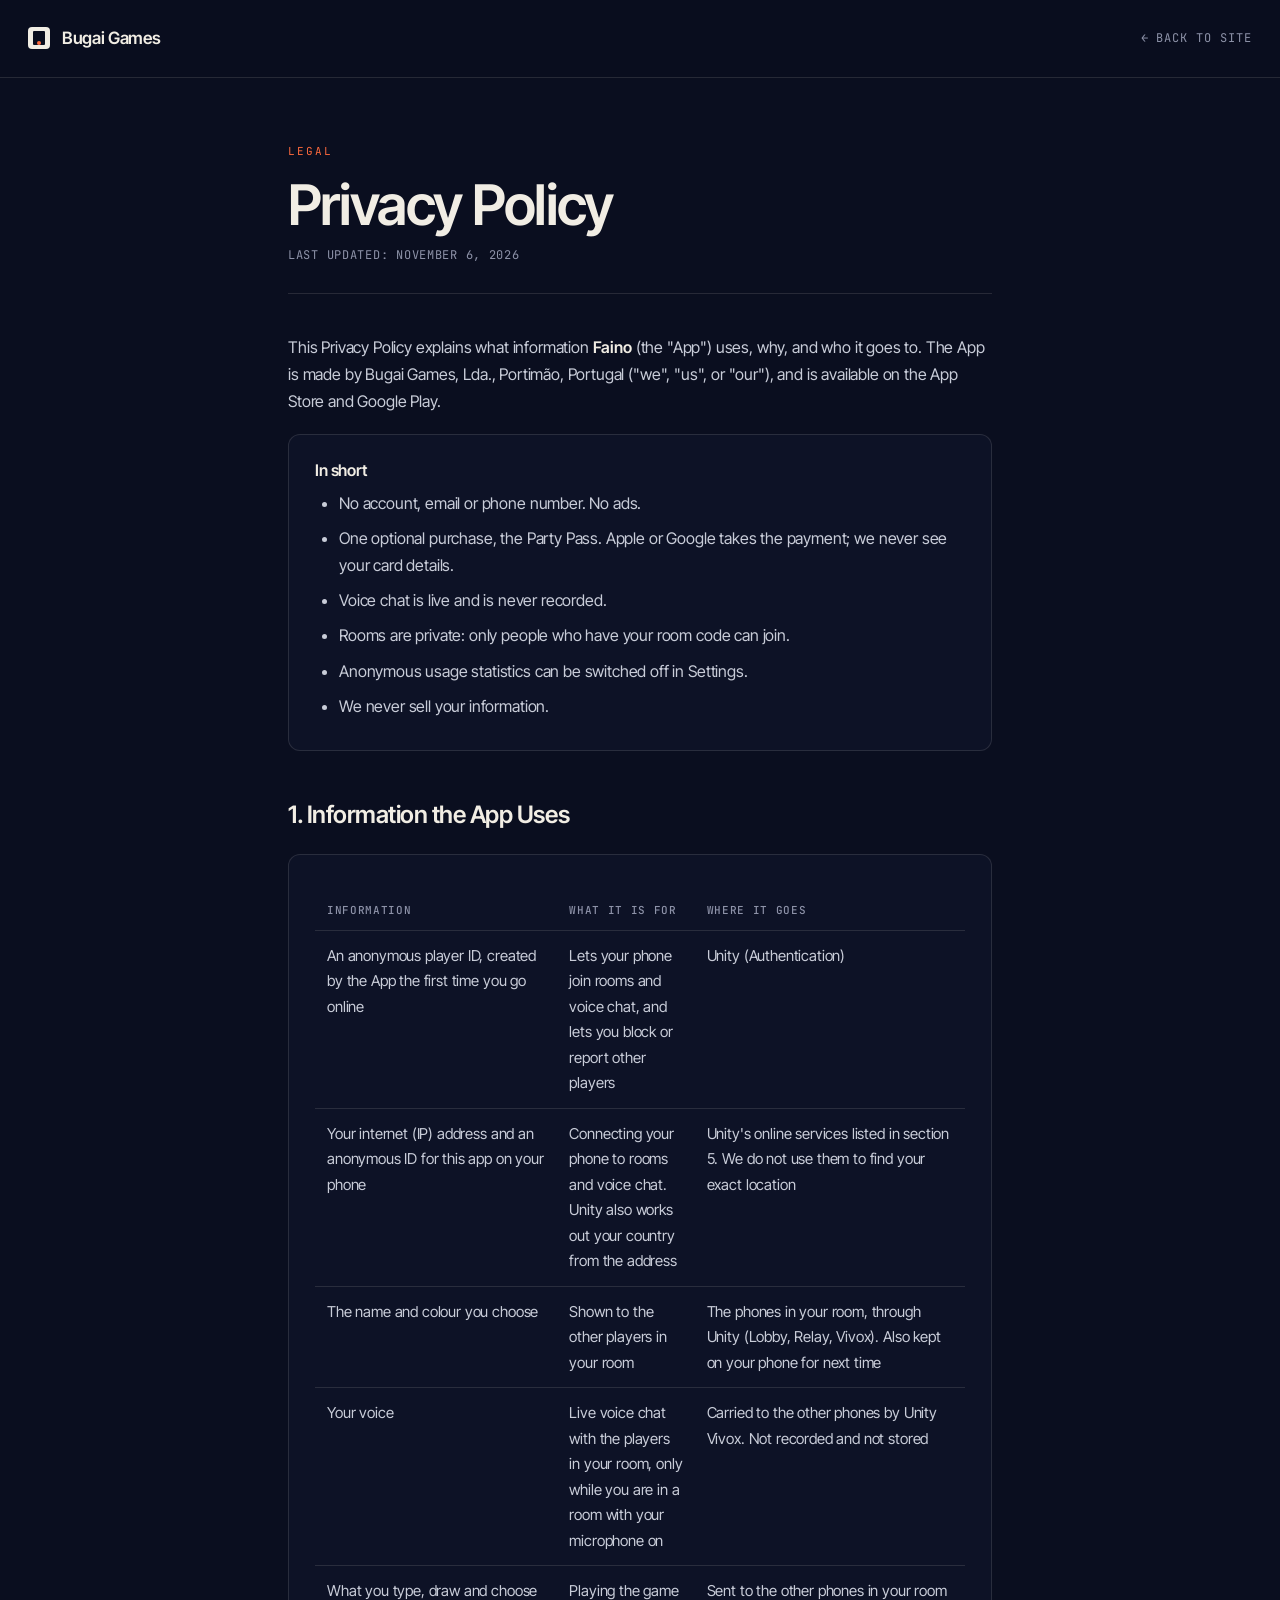
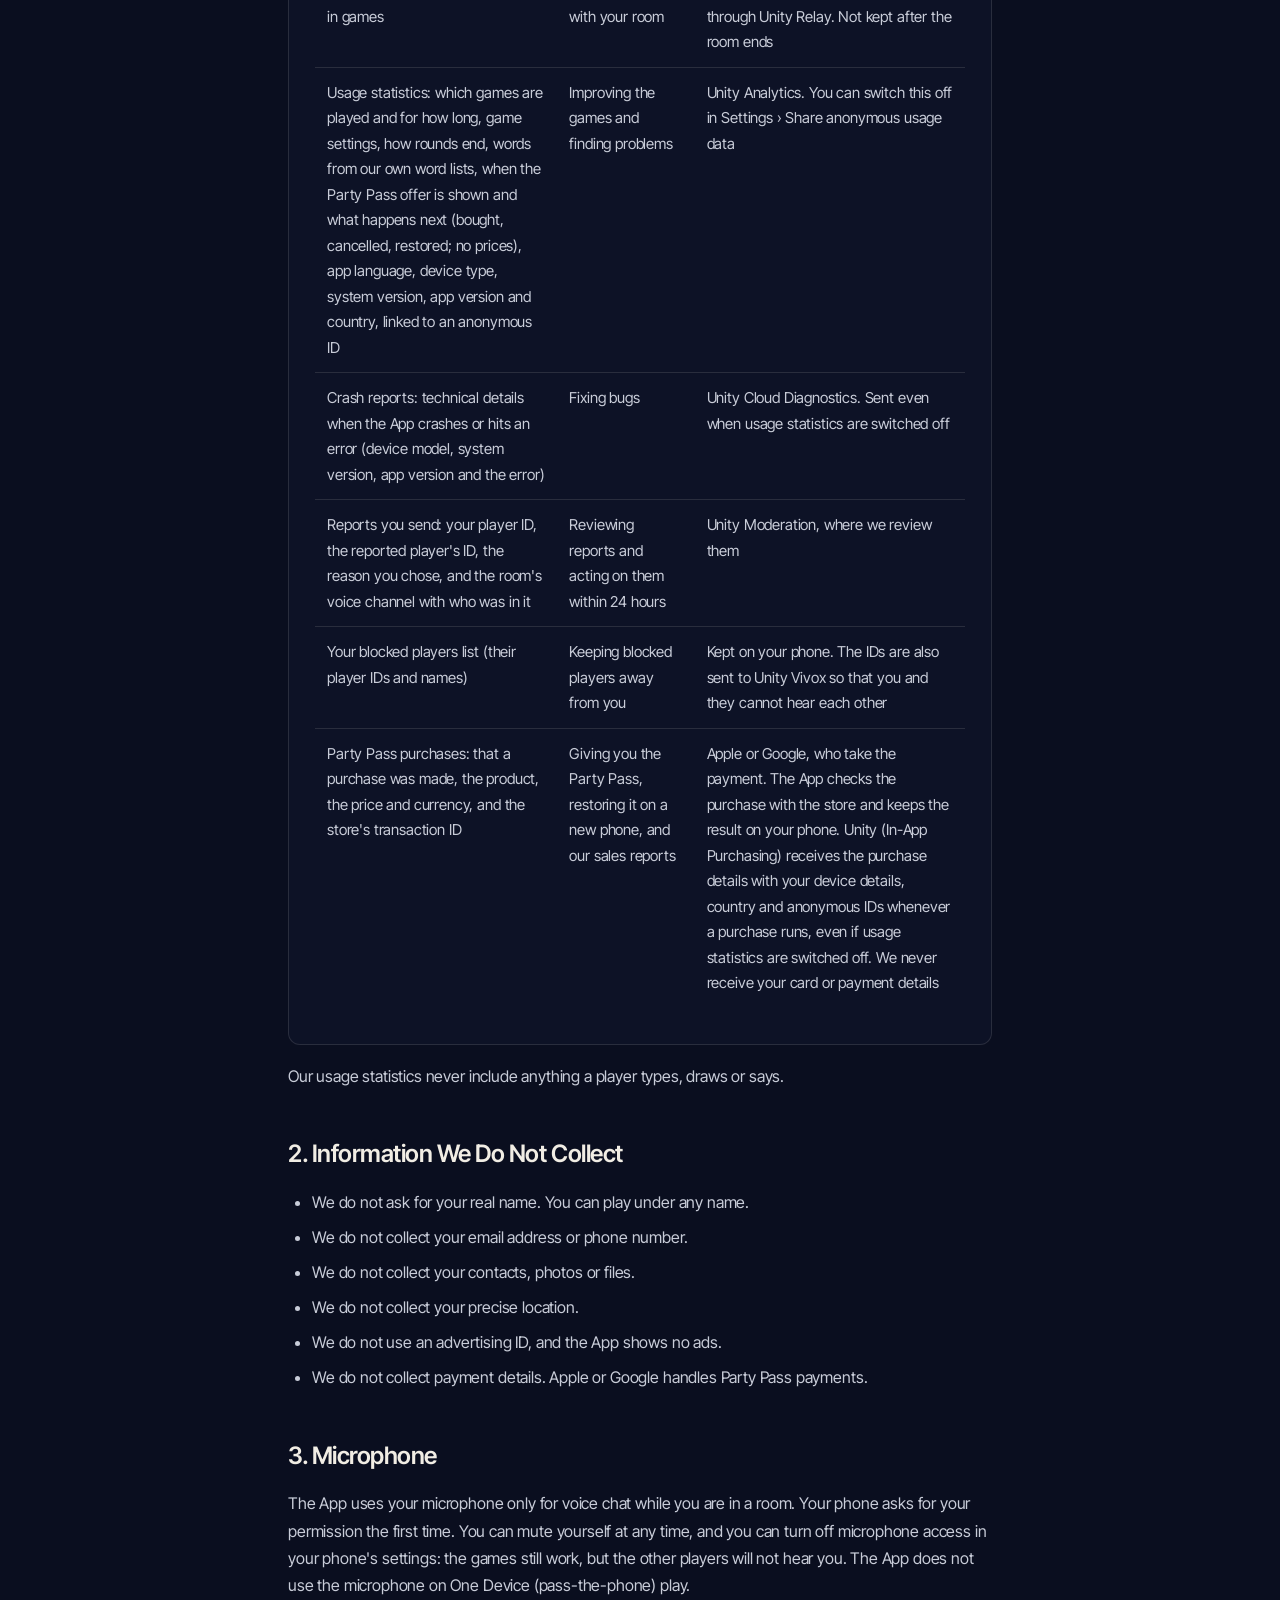
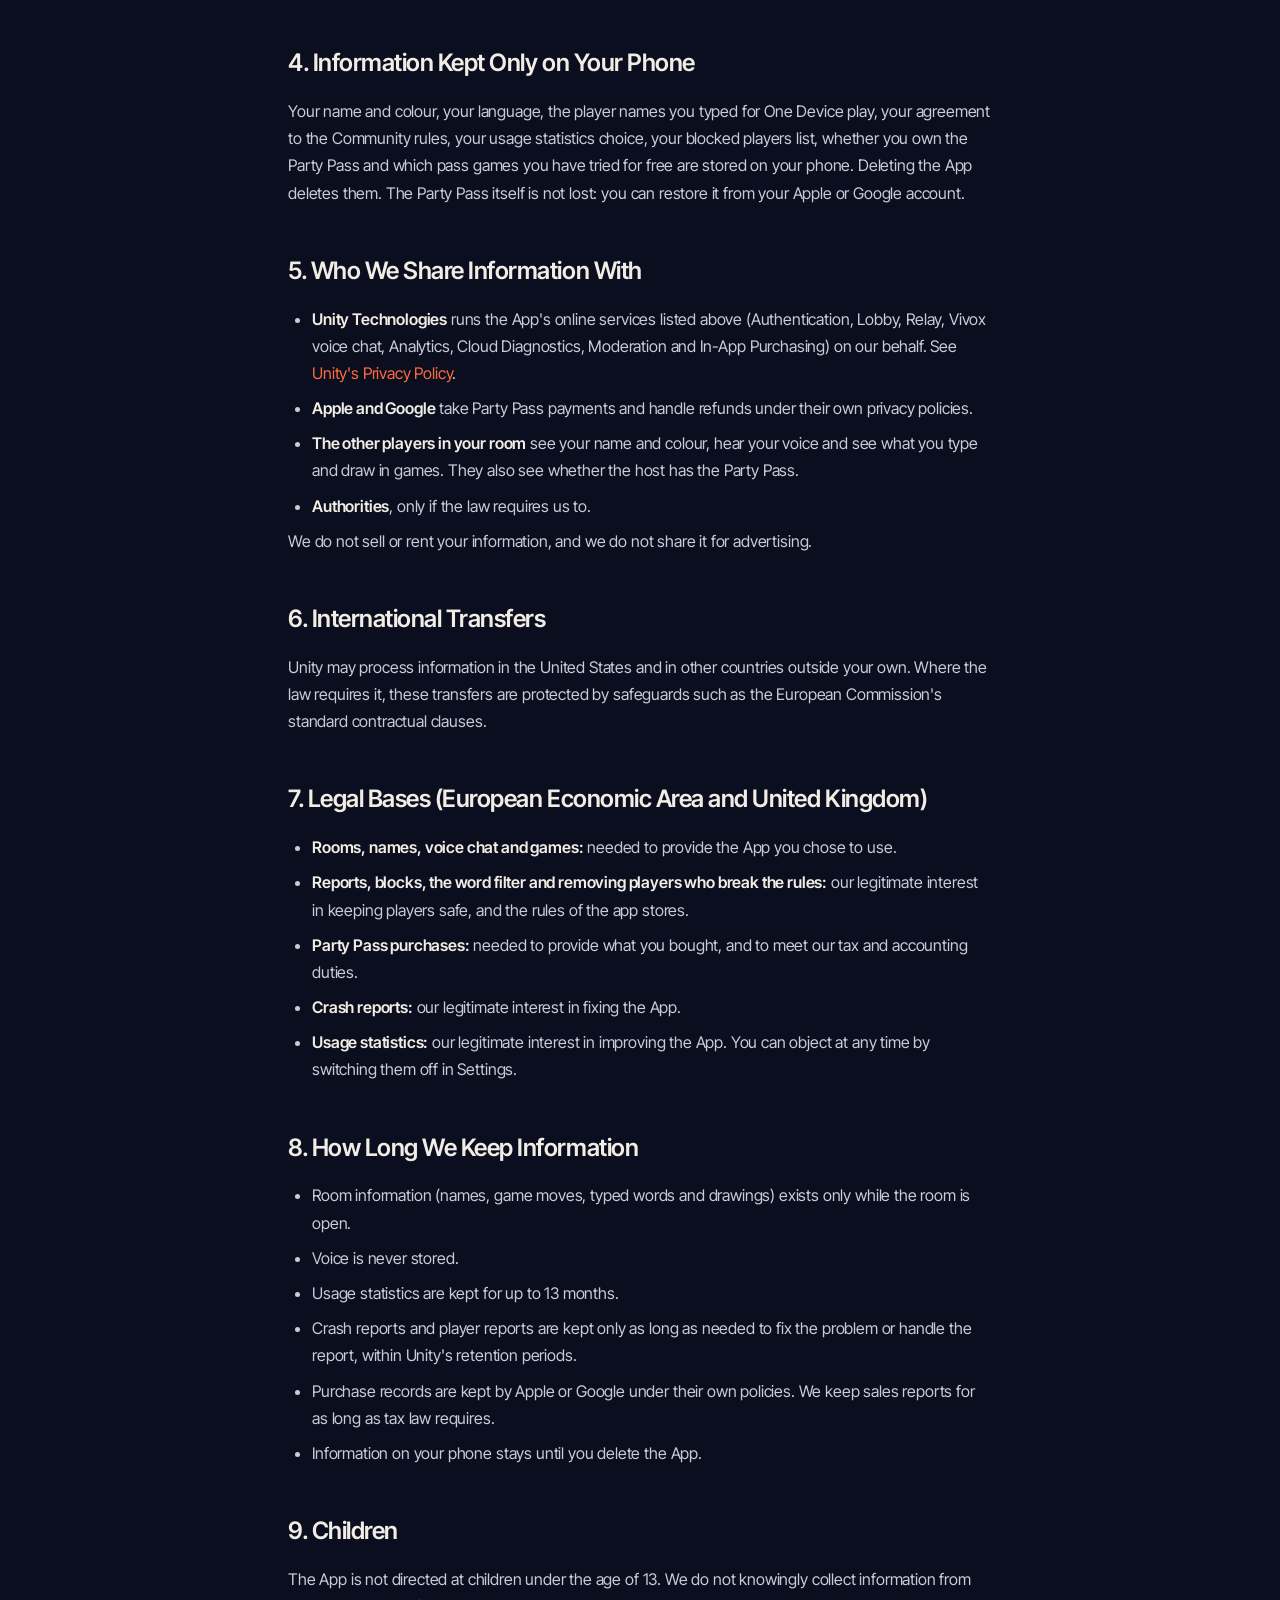
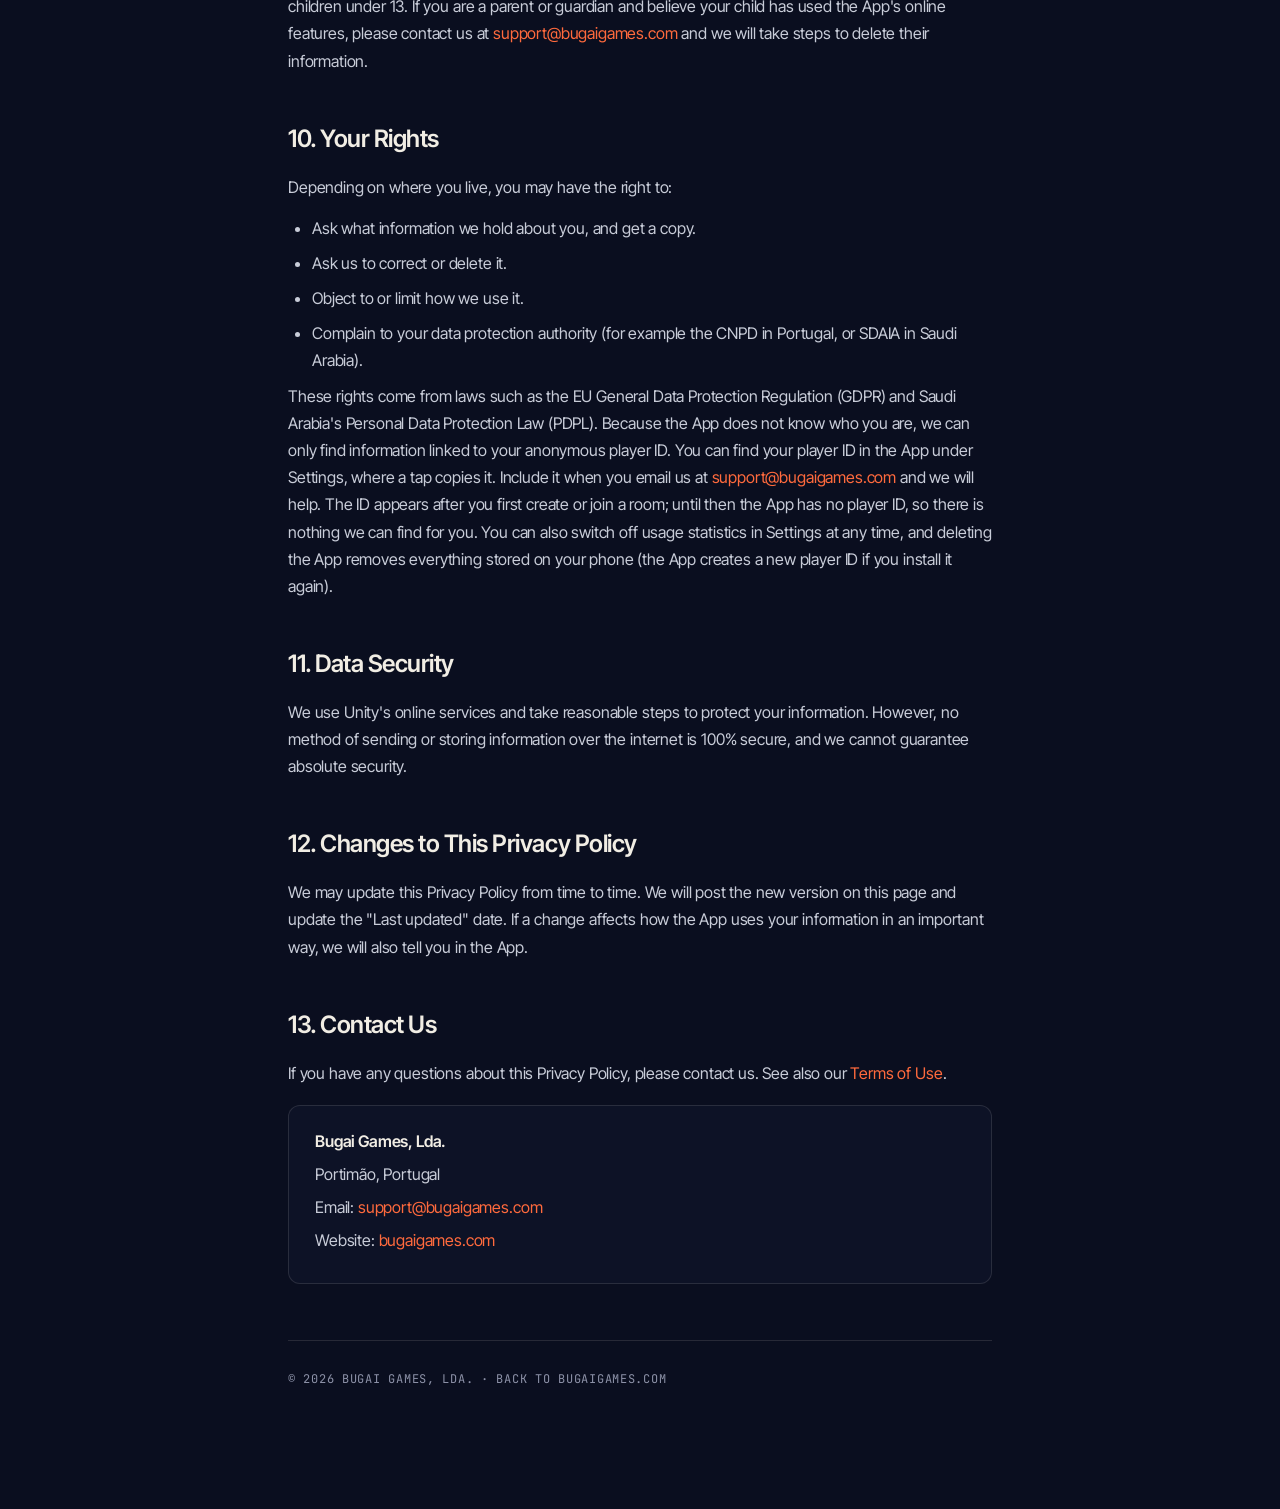
<file: faino-privacy.html>
<!doctype html>
<html lang="en">
<head>
<meta charset="utf-8" />
<meta name="viewport" content="width=device-width, initial-scale=1" />
<title>Privacy Policy — Faino — Bugai Games</title>
<link rel="preconnect" href="https://fonts.googleapis.com" />
<link rel="preconnect" href="https://fonts.gstatic.com" crossorigin />
<link href="https://fonts.googleapis.com/css2?family=Inter+Tight:wght@400;500;600;700&family=JetBrains+Mono:wght@400;500&display=swap" rel="stylesheet" />
<link rel="stylesheet" href="legal.css" />
</head>
<body>

<header class="legal-nav">
  <a href="index.html" class="brand"><span class="brand-mark"></span><span>Bugai Games</span></a>
  <a href="index.html" class="back">← Back to site</a>
</header>

<main class="container">

<p class="eyebrow">Legal</p>
<h1>Privacy Policy</h1>
<p class="last-updated">Last updated: November 6, 2026</p>

<p>This Privacy Policy explains what information <strong>Faino</strong> (the "App") uses, why, and who it goes to. The App is made by Bugai Games, Lda., Portimão, Portugal ("we", "us", or "our"), and is available on the App Store and Google Play.</p>

<div class="card">
  <p><strong>In short</strong></p>
  <ul>
    <li>No account, email or phone number. No ads.</li>
    <li>One optional purchase, the Party Pass. Apple or Google takes the payment; we never see your card details.</li>
    <li>Voice chat is live and is never recorded.</li>
    <li>Rooms are private: only people who have your room code can join.</li>
    <li>Anonymous usage statistics can be switched off in Settings.</li>
    <li>We never sell your information.</li>
  </ul>
</div>

<h2>1. Information the App Uses</h2>
<div class="card">
<table class="stack">
  <thead><tr><th>Information</th><th>What it is for</th><th>Where it goes</th></tr></thead>
  <tbody>
    <tr><td data-label="Information">An anonymous player ID, created by the App the first time you go online</td><td data-label="What it is for">Lets your phone join rooms and voice chat, and lets you block or report other players</td><td data-label="Where it goes">Unity (Authentication)</td></tr>
    <tr><td data-label="Information">Your internet (IP) address and an anonymous ID for this app on your phone</td><td data-label="What it is for">Connecting your phone to rooms and voice chat. Unity also works out your country from the address</td><td data-label="Where it goes">Unity's online services listed in section 5. We do not use them to find your exact location</td></tr>
    <tr><td data-label="Information">The name and colour you choose</td><td data-label="What it is for">Shown to the other players in your room</td><td data-label="Where it goes">The phones in your room, through Unity (Lobby, Relay, Vivox). Also kept on your phone for next time</td></tr>
    <tr><td data-label="Information">Your voice</td><td data-label="What it is for">Live voice chat with the players in your room, only while you are in a room with your microphone on</td><td data-label="Where it goes">Carried to the other phones by Unity Vivox. Not recorded and not stored</td></tr>
    <tr><td data-label="Information">What you type, draw and choose in games</td><td data-label="What it is for">Playing the game with your room</td><td data-label="Where it goes">Sent to the other phones in your room through Unity Relay. Not kept after the room ends</td></tr>
    <tr><td data-label="Information">Usage statistics: which games are played and for how long, game settings, how rounds end, words from our own word lists, when the Party Pass offer is shown and what happens next (bought, cancelled, restored; no prices), app language, device type, system version, app version and country, linked to an anonymous ID</td><td data-label="What it is for">Improving the games and finding problems</td><td data-label="Where it goes">Unity Analytics. You can switch this off in Settings › Share anonymous usage data</td></tr>
    <tr><td data-label="Information">Crash reports: technical details when the App crashes or hits an error (device model, system version, app version and the error)</td><td data-label="What it is for">Fixing bugs</td><td data-label="Where it goes">Unity Cloud Diagnostics. Sent even when usage statistics are switched off</td></tr>
    <tr><td data-label="Information">Reports you send: your player ID, the reported player's ID, the reason you chose, and the room's voice channel with who was in it</td><td data-label="What it is for">Reviewing reports and acting on them within 24 hours</td><td data-label="Where it goes">Unity Moderation, where we review them</td></tr>
    <tr><td data-label="Information">Your blocked players list (their player IDs and names)</td><td data-label="What it is for">Keeping blocked players away from you</td><td data-label="Where it goes">Kept on your phone. The IDs are also sent to Unity Vivox so that you and they cannot hear each other</td></tr>
    <tr><td data-label="Information">Party Pass purchases: that a purchase was made, the product, the price and currency, and the store's transaction ID</td><td data-label="What it is for">Giving you the Party Pass, restoring it on a new phone, and our sales reports</td><td data-label="Where it goes">Apple or Google, who take the payment. The App checks the purchase with the store and keeps the result on your phone. Unity (In-App Purchasing) receives the purchase details with your device details, country and anonymous IDs whenever a purchase runs, even if usage statistics are switched off. We never receive your card or payment details</td></tr>
  </tbody>
</table>
</div>

<p>Our usage statistics never include anything a player types, draws or says.</p>

<h2>2. Information We Do Not Collect</h2>
<ul>
  <li>We do not ask for your real name. You can play under any name.</li>
  <li>We do not collect your email address or phone number.</li>
  <li>We do not collect your contacts, photos or files.</li>
  <li>We do not collect your precise location.</li>
  <li>We do not use an advertising ID, and the App shows no ads.</li>
  <li>We do not collect payment details. Apple or Google handles Party Pass payments.</li>
</ul>

<h2>3. Microphone</h2>
<p>The App uses your microphone only for voice chat while you are in a room. Your phone asks for your permission the first time. You can mute yourself at any time, and you can turn off microphone access in your phone's settings: the games still work, but the other players will not hear you. The App does not use the microphone on One Device (pass-the-phone) play.</p>

<h2>4. Information Kept Only on Your Phone</h2>
<p>Your name and colour, your language, the player names you typed for One Device play, your agreement to the Community rules, your usage statistics choice, your blocked players list, whether you own the Party Pass and which pass games you have tried for free are stored on your phone. Deleting the App deletes them. The Party Pass itself is not lost: you can restore it from your Apple or Google account.</p>

<h2>5. Who We Share Information With</h2>
<ul>
  <li><strong>Unity Technologies</strong> runs the App's online services listed above (Authentication, Lobby, Relay, Vivox voice chat, Analytics, Cloud Diagnostics, Moderation and In-App Purchasing) on our behalf. See <a href="https://unity.com/legal/privacy-policy">Unity's Privacy Policy</a>.</li>
  <li><strong>Apple and Google</strong> take Party Pass payments and handle refunds under their own privacy policies.</li>
  <li><strong>The other players in your room</strong> see your name and colour, hear your voice and see what you type and draw in games. They also see whether the host has the Party Pass.</li>
  <li><strong>Authorities</strong>, only if the law requires us to.</li>
</ul>
<p>We do not sell or rent your information, and we do not share it for advertising.</p>

<h2>6. International Transfers</h2>
<p>Unity may process information in the United States and in other countries outside your own. Where the law requires it, these transfers are protected by safeguards such as the European Commission's standard contractual clauses.</p>

<h2>7. Legal Bases (European Economic Area and United Kingdom)</h2>
<ul>
  <li><strong>Rooms, names, voice chat and games:</strong> needed to provide the App you chose to use.</li>
  <li><strong>Reports, blocks, the word filter and removing players who break the rules:</strong> our legitimate interest in keeping players safe, and the rules of the app stores.</li>
  <li><strong>Party Pass purchases:</strong> needed to provide what you bought, and to meet our tax and accounting duties.</li>
  <li><strong>Crash reports:</strong> our legitimate interest in fixing the App.</li>
  <li><strong>Usage statistics:</strong> our legitimate interest in improving the App. You can object at any time by switching them off in Settings.</li>
</ul>

<h2>8. How Long We Keep Information</h2>
<ul>
  <li>Room information (names, game moves, typed words and drawings) exists only while the room is open.</li>
  <li>Voice is never stored.</li>
  <li>Usage statistics are kept for up to 13 months.</li>
  <li>Crash reports and player reports are kept only as long as needed to fix the problem or handle the report, within Unity's retention periods.</li>
  <li>Purchase records are kept by Apple or Google under their own policies. We keep sales reports for as long as tax law requires.</li>
  <li>Information on your phone stays until you delete the App.</li>
</ul>

<h2>9. Children</h2>
<p>The App is not directed at children under the age of 13. We do not knowingly collect information from children under 13. If you are a parent or guardian and believe your child has used the App's online features, please contact us at <a href="mailto:support@bugaigames.com">support@bugaigames.com</a> and we will take steps to delete their information.</p>

<h2>10. Your Rights</h2>
<p>Depending on where you live, you may have the right to:</p>
<ul>
  <li>Ask what information we hold about you, and get a copy.</li>
  <li>Ask us to correct or delete it.</li>
  <li>Object to or limit how we use it.</li>
  <li>Complain to your data protection authority (for example the CNPD in Portugal, or SDAIA in Saudi Arabia).</li>
</ul>
<p>These rights come from laws such as the EU General Data Protection Regulation (GDPR) and Saudi Arabia's Personal Data Protection Law (PDPL). Because the App does not know who you are, we can only find information linked to your anonymous player ID. You can find your player ID in the App under Settings, where a tap copies it. Include it when you email us at <a href="mailto:support@bugaigames.com">support@bugaigames.com</a> and we will help. The ID appears after you first create or join a room; until then the App has no player ID, so there is nothing we can find for you. You can also switch off usage statistics in Settings at any time, and deleting the App removes everything stored on your phone (the App creates a new player ID if you install it again).</p>

<h2>11. Data Security</h2>
<p>We use Unity's online services and take reasonable steps to protect your information. However, no method of sending or storing information over the internet is 100% secure, and we cannot guarantee absolute security.</p>

<h2>12. Changes to This Privacy Policy</h2>
<p>We may update this Privacy Policy from time to time. We will post the new version on this page and update the "Last updated" date. If a change affects how the App uses your information in an important way, we will also tell you in the App.</p>

<h2>13. Contact Us</h2>
<p>If you have any questions about this Privacy Policy, please contact us. See also our <a href="faino-terms.html">Terms of Use</a>.</p>
<div class="card">
  <p><strong>Bugai Games, Lda.</strong></p>
  <p>Portimão, Portugal</p>
  <p>Email: <a href="mailto:support@bugaigames.com">support@bugaigames.com</a></p>
  <p>Website: <a href="index.html">bugaigames.com</a></p>
</div>

<div class="legal-foot">© 2026 Bugai Games, Lda. · <a href="index.html">Back to bugaigames.com</a></div>

</main>
</body>
</html>
</file>
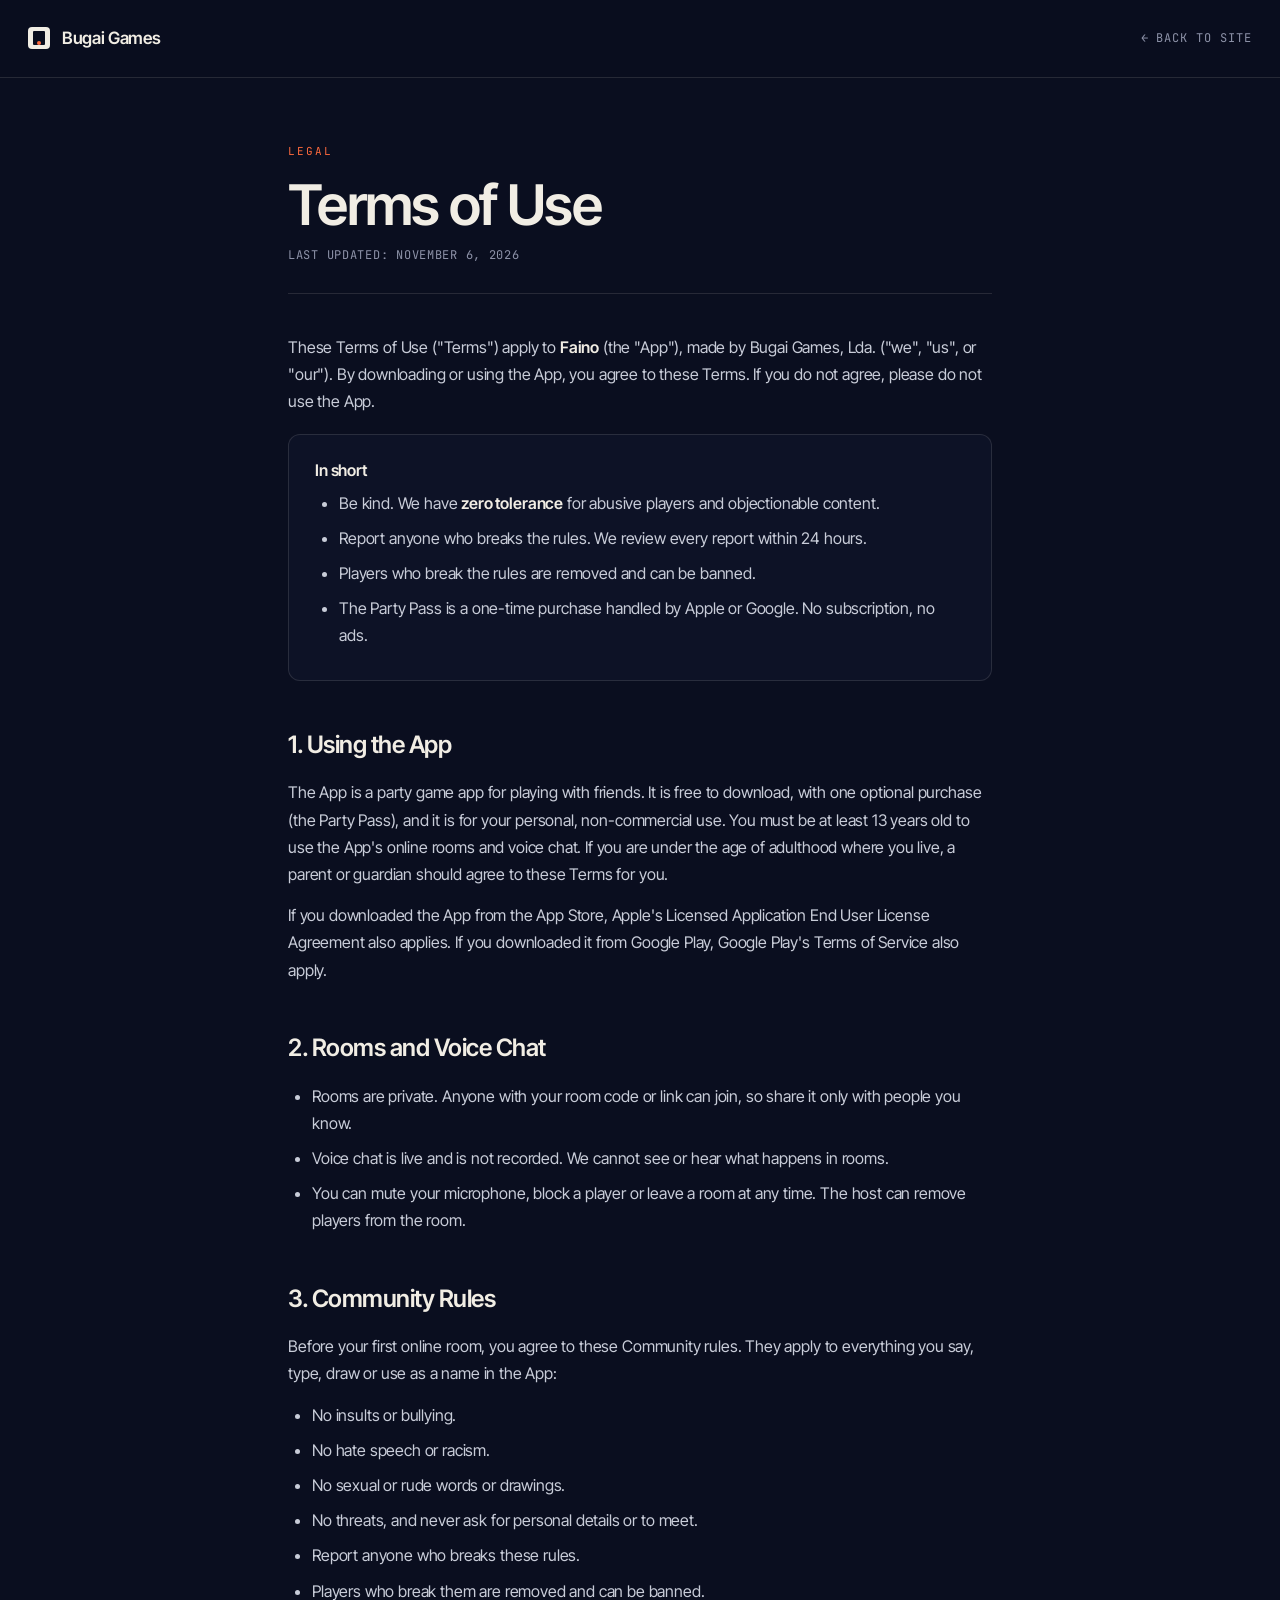
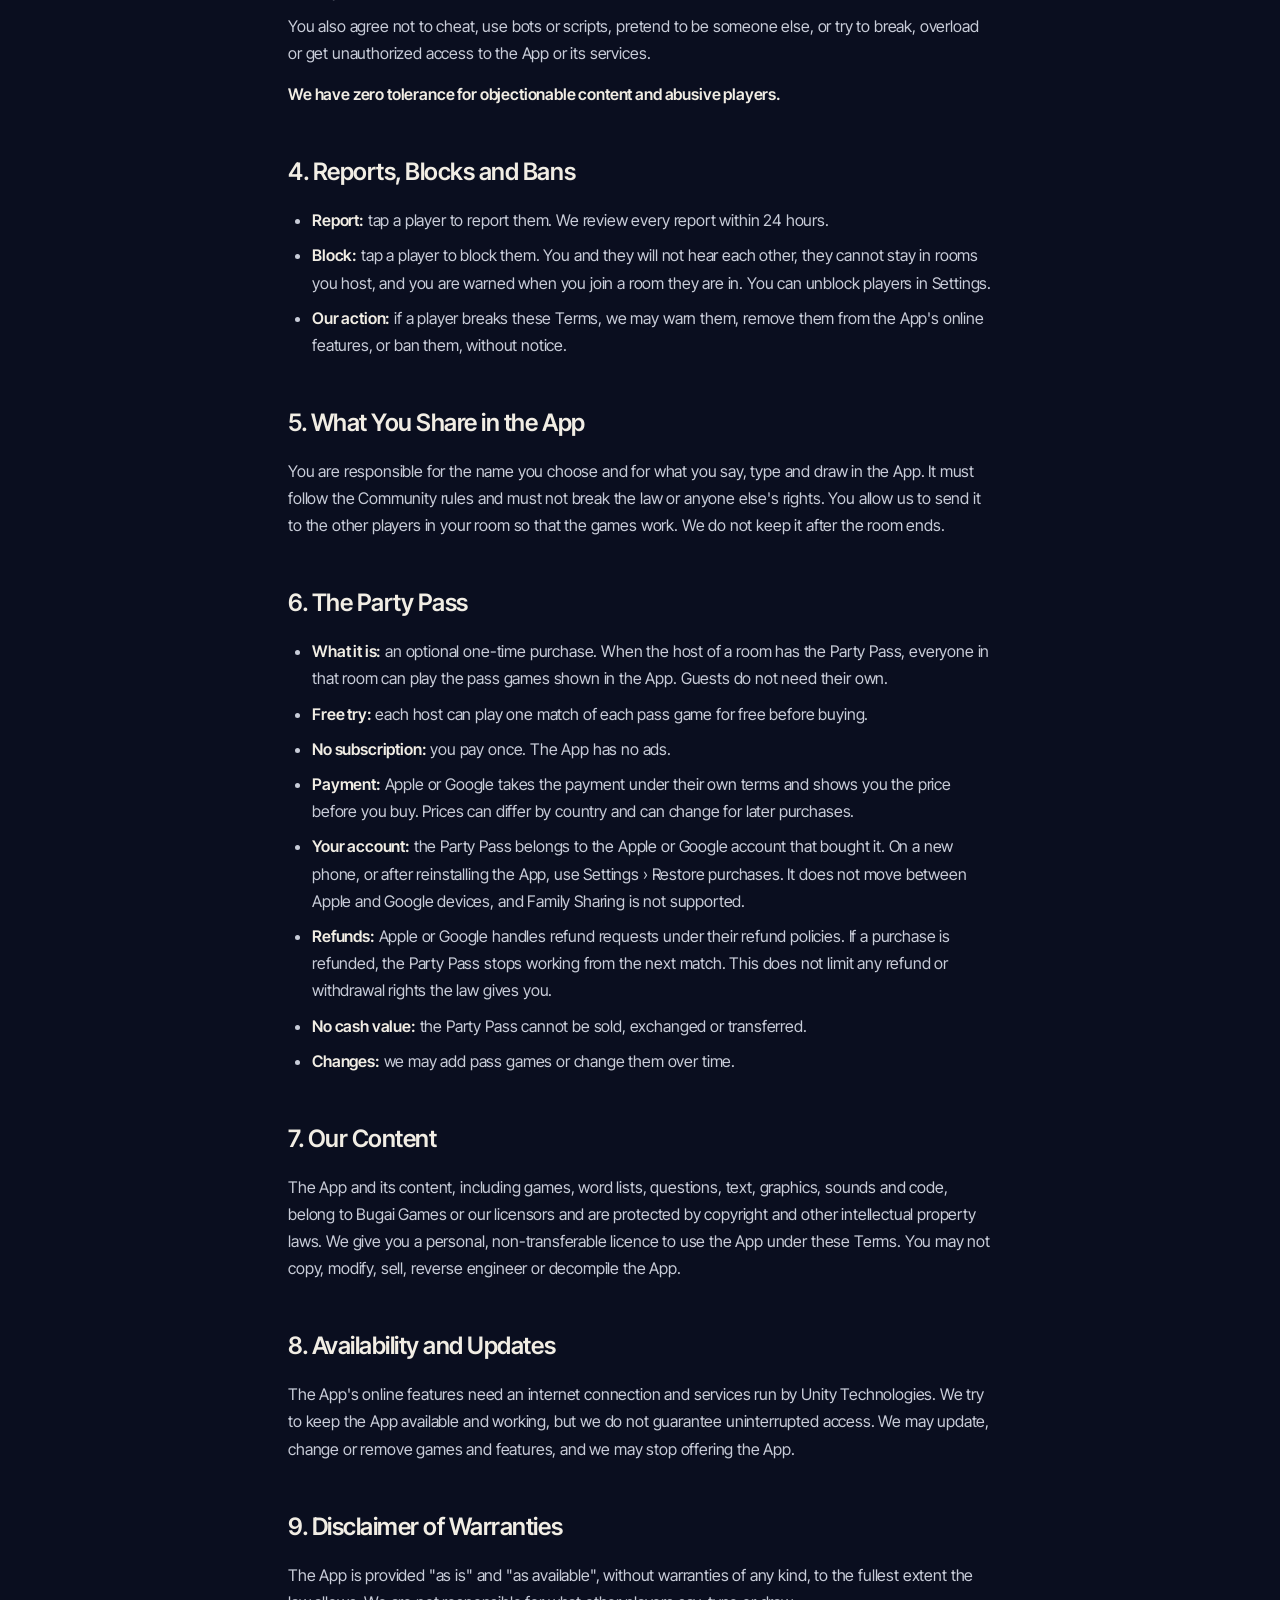
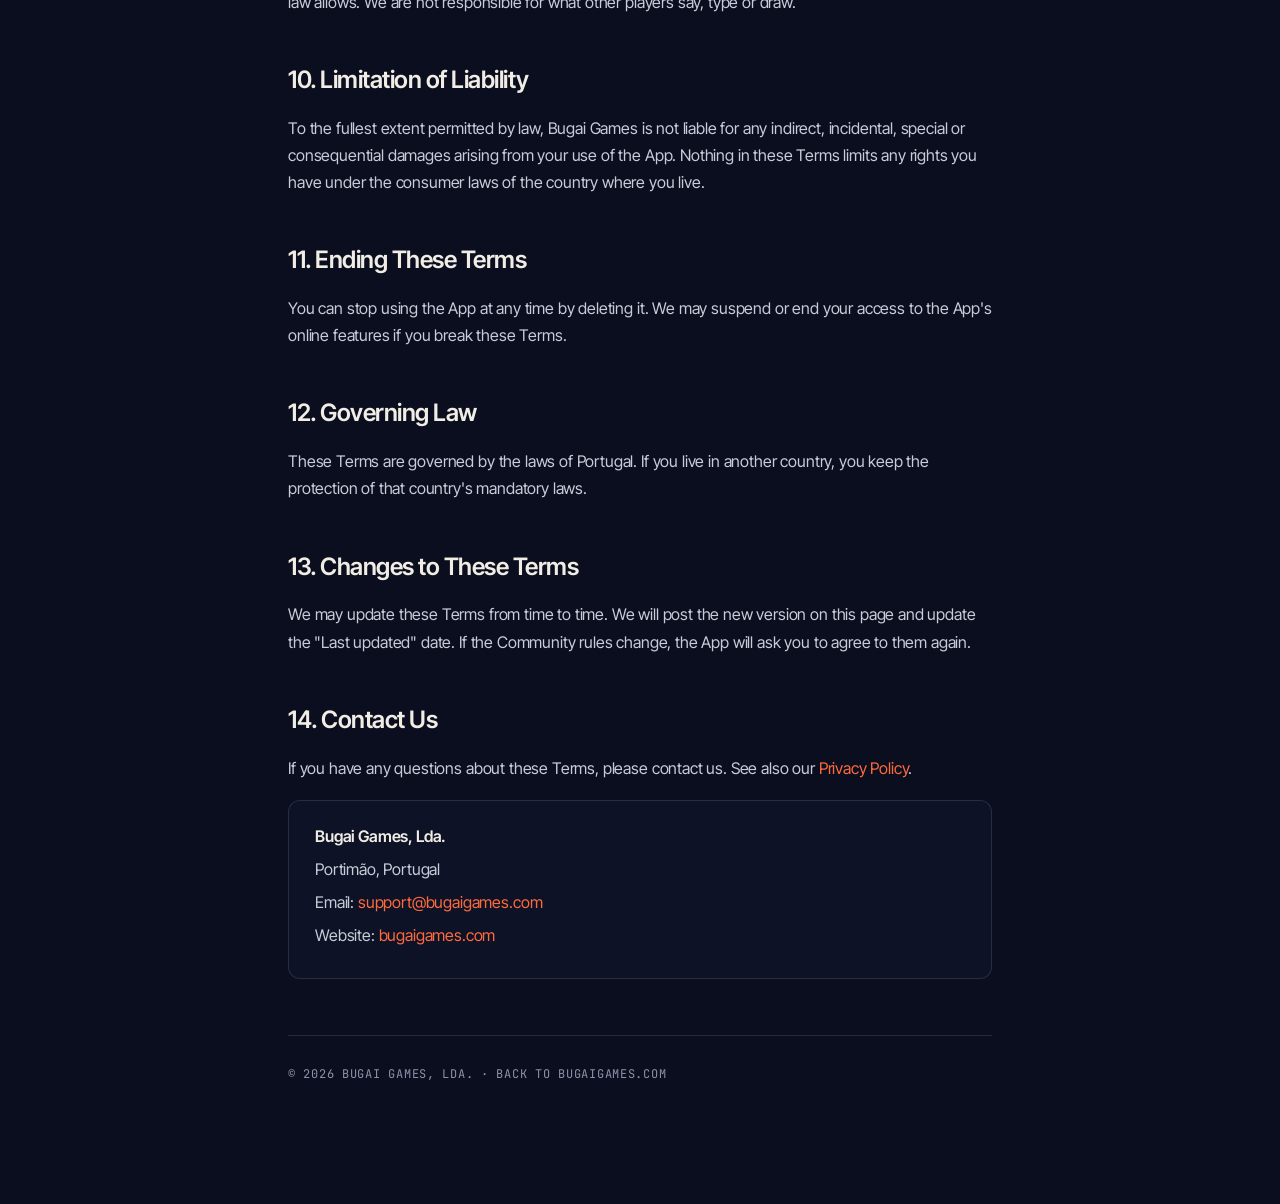
<file: faino-terms.html>
<!doctype html>
<html lang="en">
<head>
<meta charset="utf-8" />
<meta name="viewport" content="width=device-width, initial-scale=1" />
<title>Terms of Use — Faino — Bugai Games</title>
<link rel="preconnect" href="https://fonts.googleapis.com" />
<link rel="preconnect" href="https://fonts.gstatic.com" crossorigin />
<link href="https://fonts.googleapis.com/css2?family=Inter+Tight:wght@400;500;600;700&family=JetBrains+Mono:wght@400;500&display=swap" rel="stylesheet" />
<link rel="stylesheet" href="legal.css" />
</head>
<body>

<header class="legal-nav">
  <a href="index.html" class="brand"><span class="brand-mark"></span><span>Bugai Games</span></a>
  <a href="index.html" class="back">← Back to site</a>
</header>

<main class="container">

<p class="eyebrow">Legal</p>
<h1>Terms of Use</h1>
<p class="last-updated">Last updated: November 6, 2026</p>

<p>These Terms of Use ("Terms") apply to <strong>Faino</strong> (the "App"), made by Bugai Games, Lda. ("we", "us", or "our"). By downloading or using the App, you agree to these Terms. If you do not agree, please do not use the App.</p>

<div class="card">
  <p><strong>In short</strong></p>
  <ul>
    <li>Be kind. We have <strong>zero tolerance</strong> for abusive players and objectionable content.</li>
    <li>Report anyone who breaks the rules. We review every report within 24 hours.</li>
    <li>Players who break the rules are removed and can be banned.</li>
    <li>The Party Pass is a one-time purchase handled by Apple or Google. No subscription, no ads.</li>
  </ul>
</div>

<h2>1. Using the App</h2>
<p>The App is a party game app for playing with friends. It is free to download, with one optional purchase (the Party Pass), and it is for your personal, non-commercial use. You must be at least 13 years old to use the App's online rooms and voice chat. If you are under the age of adulthood where you live, a parent or guardian should agree to these Terms for you.</p>
<p>If you downloaded the App from the App Store, Apple's Licensed Application End User License Agreement also applies. If you downloaded it from Google Play, Google Play's Terms of Service also apply.</p>

<h2>2. Rooms and Voice Chat</h2>
<ul>
  <li>Rooms are private. Anyone with your room code or link can join, so share it only with people you know.</li>
  <li>Voice chat is live and is not recorded. We cannot see or hear what happens in rooms.</li>
  <li>You can mute your microphone, block a player or leave a room at any time. The host can remove players from the room.</li>
</ul>

<h2>3. Community Rules</h2>
<p>Before your first online room, you agree to these Community rules. They apply to everything you say, type, draw or use as a name in the App:</p>
<ul>
  <li>No insults or bullying.</li>
  <li>No hate speech or racism.</li>
  <li>No sexual or rude words or drawings.</li>
  <li>No threats, and never ask for personal details or to meet.</li>
  <li>Report anyone who breaks these rules.</li>
  <li>Players who break them are removed and can be banned.</li>
</ul>
<p>You also agree not to cheat, use bots or scripts, pretend to be someone else, or try to break, overload or get unauthorized access to the App or its services.</p>
<p><strong>We have zero tolerance for objectionable content and abusive players.</strong></p>

<h2>4. Reports, Blocks and Bans</h2>
<ul>
  <li><strong>Report:</strong> tap a player to report them. We review every report within 24 hours.</li>
  <li><strong>Block:</strong> tap a player to block them. You and they will not hear each other, they cannot stay in rooms you host, and you are warned when you join a room they are in. You can unblock players in Settings.</li>
  <li><strong>Our action:</strong> if a player breaks these Terms, we may warn them, remove them from the App's online features, or ban them, without notice.</li>
</ul>

<h2>5. What You Share in the App</h2>
<p>You are responsible for the name you choose and for what you say, type and draw in the App. It must follow the Community rules and must not break the law or anyone else's rights. You allow us to send it to the other players in your room so that the games work. We do not keep it after the room ends.</p>

<h2>6. The Party Pass</h2>
<ul>
  <li><strong>What it is:</strong> an optional one-time purchase. When the host of a room has the Party Pass, everyone in that room can play the pass games shown in the App. Guests do not need their own.</li>
  <li><strong>Free try:</strong> each host can play one match of each pass game for free before buying.</li>
  <li><strong>No subscription:</strong> you pay once. The App has no ads.</li>
  <li><strong>Payment:</strong> Apple or Google takes the payment under their own terms and shows you the price before you buy. Prices can differ by country and can change for later purchases.</li>
  <li><strong>Your account:</strong> the Party Pass belongs to the Apple or Google account that bought it. On a new phone, or after reinstalling the App, use Settings › Restore purchases. It does not move between Apple and Google devices, and Family Sharing is not supported.</li>
  <li><strong>Refunds:</strong> Apple or Google handles refund requests under their refund policies. If a purchase is refunded, the Party Pass stops working from the next match. This does not limit any refund or withdrawal rights the law gives you.</li>
  <li><strong>No cash value:</strong> the Party Pass cannot be sold, exchanged or transferred.</li>
  <li><strong>Changes:</strong> we may add pass games or change them over time.</li>
</ul>

<h2>7. Our Content</h2>
<p>The App and its content, including games, word lists, questions, text, graphics, sounds and code, belong to Bugai Games or our licensors and are protected by copyright and other intellectual property laws. We give you a personal, non-transferable licence to use the App under these Terms. You may not copy, modify, sell, reverse engineer or decompile the App.</p>

<h2>8. Availability and Updates</h2>
<p>The App's online features need an internet connection and services run by Unity Technologies. We try to keep the App available and working, but we do not guarantee uninterrupted access. We may update, change or remove games and features, and we may stop offering the App.</p>

<h2>9. Disclaimer of Warranties</h2>
<p>The App is provided "as is" and "as available", without warranties of any kind, to the fullest extent the law allows. We are not responsible for what other players say, type or draw.</p>

<h2>10. Limitation of Liability</h2>
<p>To the fullest extent permitted by law, Bugai Games is not liable for any indirect, incidental, special or consequential damages arising from your use of the App. Nothing in these Terms limits any rights you have under the consumer laws of the country where you live.</p>

<h2>11. Ending These Terms</h2>
<p>You can stop using the App at any time by deleting it. We may suspend or end your access to the App's online features if you break these Terms.</p>

<h2>12. Governing Law</h2>
<p>These Terms are governed by the laws of Portugal. If you live in another country, you keep the protection of that country's mandatory laws.</p>

<h2>13. Changes to These Terms</h2>
<p>We may update these Terms from time to time. We will post the new version on this page and update the "Last updated" date. If the Community rules change, the App will ask you to agree to them again.</p>

<h2>14. Contact Us</h2>
<p>If you have any questions about these Terms, please contact us. See also our <a href="faino-privacy.html">Privacy Policy</a>.</p>
<div class="card">
  <p><strong>Bugai Games, Lda.</strong></p>
  <p>Portimão, Portugal</p>
  <p>Email: <a href="mailto:support@bugaigames.com">support@bugaigames.com</a></p>
  <p>Website: <a href="index.html">bugaigames.com</a></p>
</div>

<div class="legal-foot">© 2026 Bugai Games, Lda. · <a href="index.html">Back to bugaigames.com</a></div>

</main>
</body>
</html>
</file>
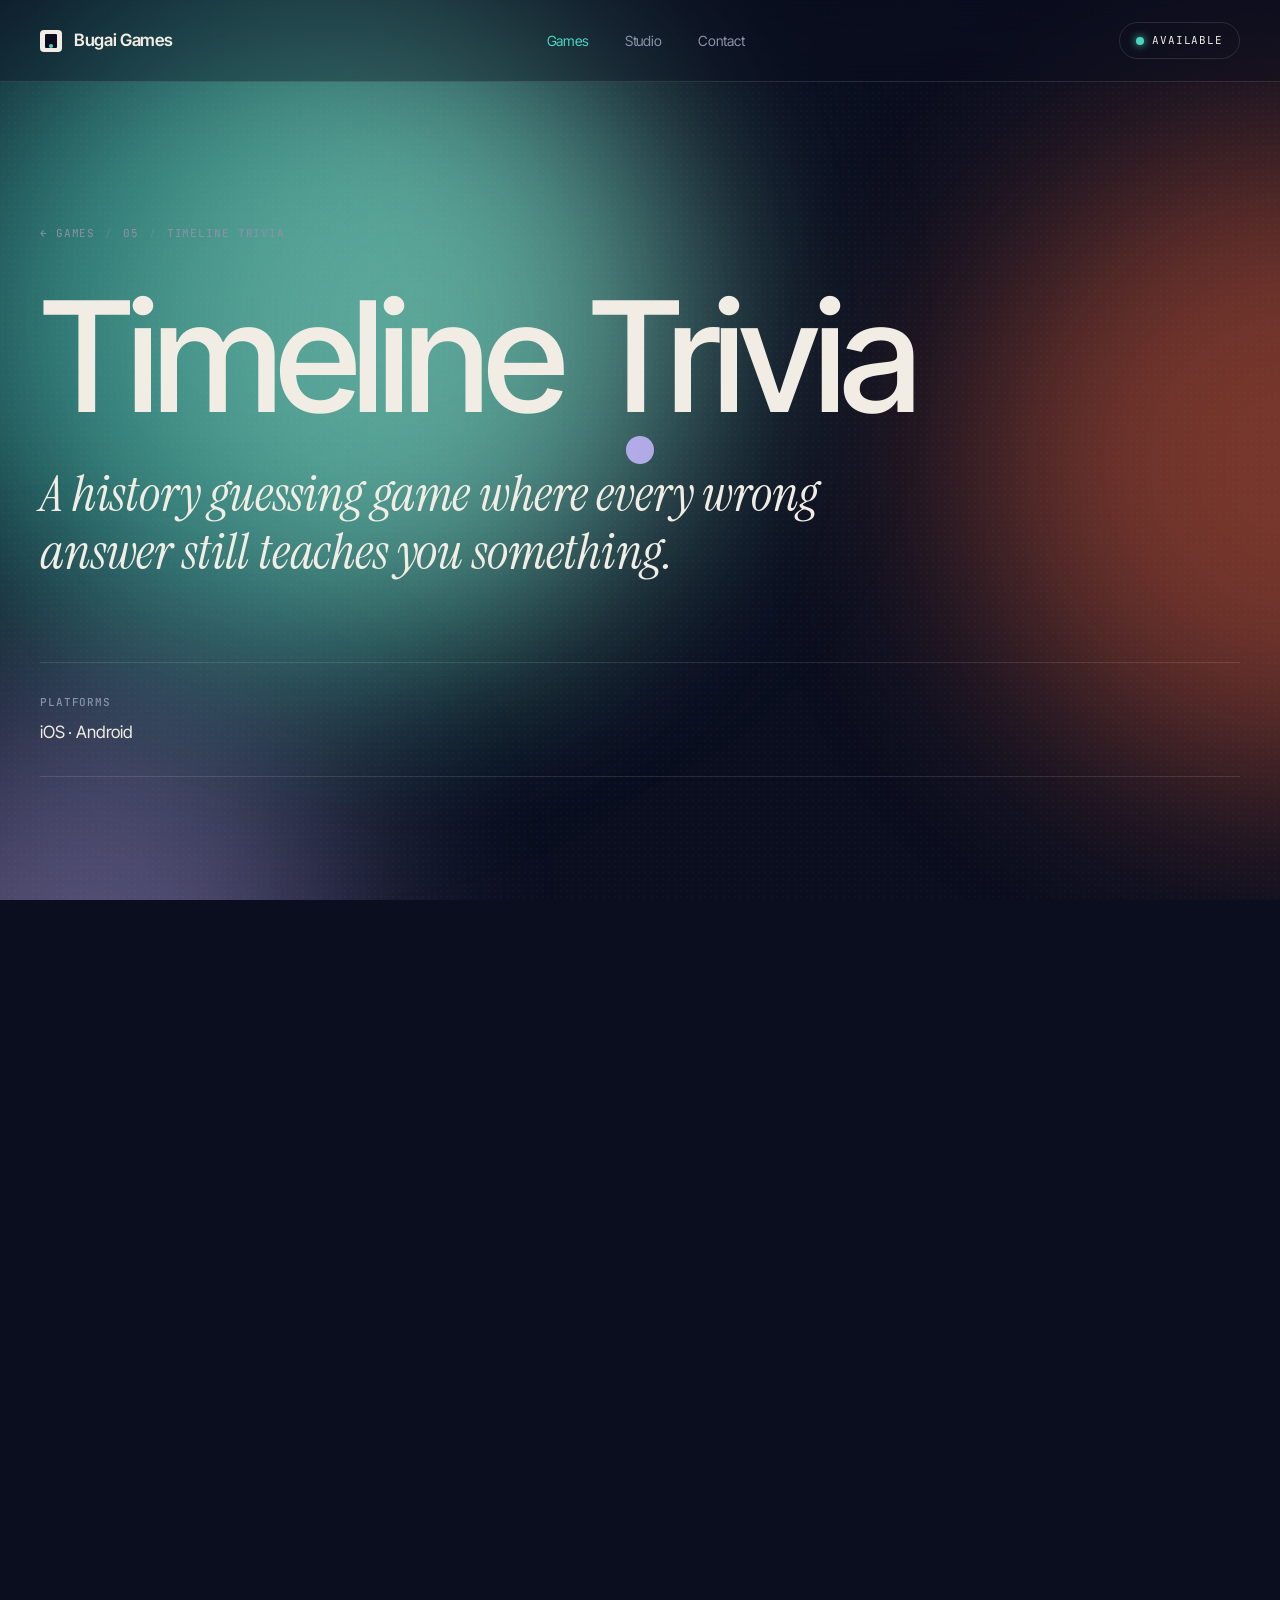
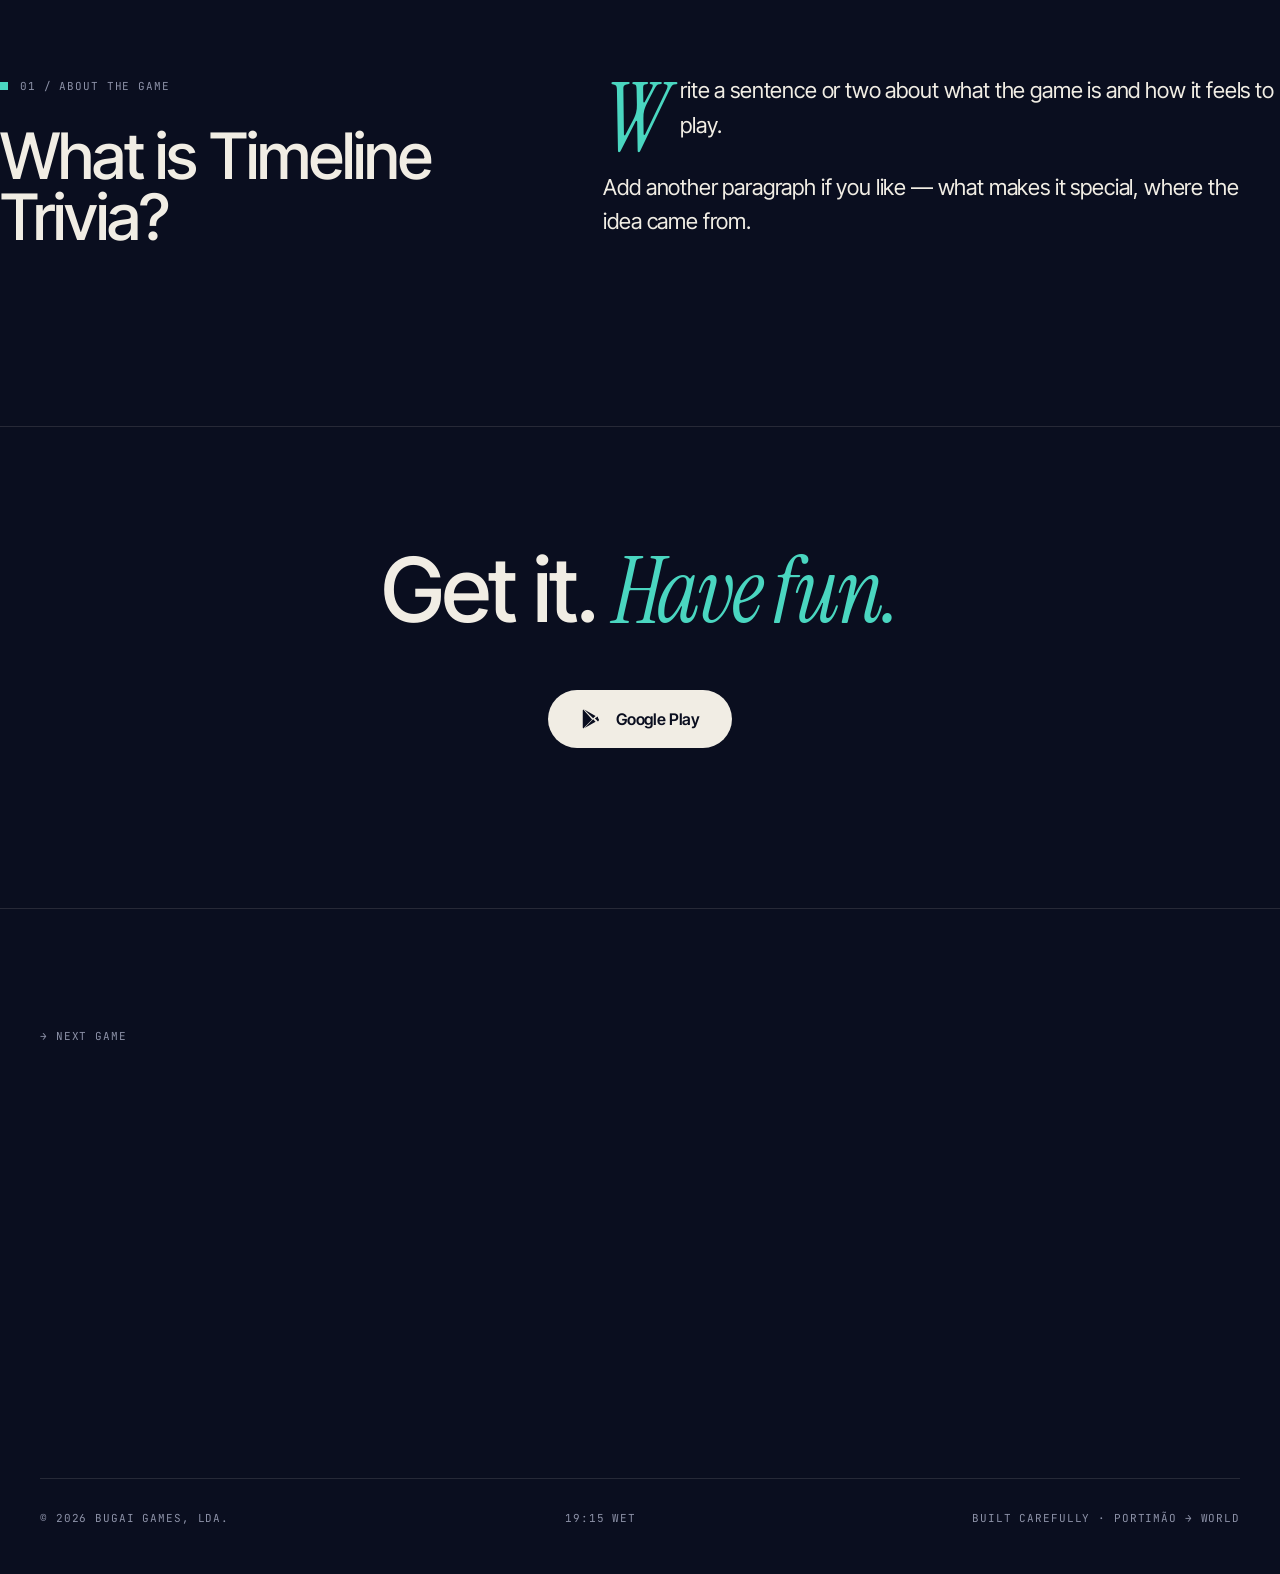
<file: game.html>
<!doctype html>
<html lang="en">
<head>
<meta charset="utf-8" />
<meta name="viewport" content="width=device-width, initial-scale=1" />
<title>Bugai Games</title>
<link rel="preconnect" href="https://fonts.googleapis.com" />
<link rel="preconnect" href="https://fonts.gstatic.com" crossorigin />
<link href="https://fonts.googleapis.com/css2?family=Inter+Tight:wght@400;500;600;700&family=Instrument+Serif:ital@0;1&family=JetBrains+Mono:wght@400;500&display=swap" rel="stylesheet" />
<style>
  :root {
    --bg: #0a0e1f; --bg-2: #0d1226; --fg: #f1ede4; --fg-dim: #8d92a8;
    --line: rgba(241,237,228,0.12);
    --accent: #4ad6c0; --accent-2: #c8b8ff; --accent-3: #ff6a3d;
    --game-1: #a4ecd0; --game-2: #4ad6c0;
  }
  * { box-sizing: border-box; margin: 0; padding: 0; }
  html, body { background: var(--bg); color: var(--fg); }
  body { font-family: 'Inter Tight', system-ui, sans-serif; overflow-x: hidden; cursor: none; -webkit-font-smoothing: antialiased; line-height: 1.4; letter-spacing: -0.01em; }
  a { color: inherit; text-decoration: none; cursor: none; }
  button { font: inherit; color: inherit; background: none; border: 0; cursor: none; }
  ::selection { background: var(--accent); color: var(--bg); }
  em, .serif { font-family: 'Instrument Serif', serif; font-style: italic; font-weight: 400; }
  .mono { font-family: 'JetBrains Mono', monospace; }

  .ph { display: flex; align-items: center; justify-content: center; text-align: center; width: 100%; height: 100%; background: linear-gradient(135deg, var(--game-1) 0%, var(--game-2) 100%); }
  .ph span { font-family: 'Instrument Serif', serif; font-style: italic; font-size: clamp(28px, 5vw, 64px); color: rgba(10,30,28,0.55); letter-spacing: -0.02em; padding: 16px; }
  img.media { display: block; width: 100%; height: 100%; object-fit: cover; }

  /* Background mesh */
  .mesh-bg { position: fixed; inset: 0; z-index: 0; overflow: hidden; pointer-events: none; }
  .blob { position: absolute; border-radius: 50%; filter: blur(110px); opacity: 0.55; transition: transform 0.9s cubic-bezier(.22,.61,.36,1); will-change: transform; }
  .blob-1 { width: 720px; height: 720px; background: var(--game-2); top: -200px; left: -200px; }
  .blob-2 { width: 640px; height: 640px; background: var(--accent-3); top: 30%; right: -160px; opacity: 0.45; }
  .blob-3 { width: 580px; height: 580px; background: var(--game-1); bottom: 10%; left: 30%; opacity: 0.4; }
  .blob-4 { width: 500px; height: 500px; background: var(--accent-2); top: 80%; left: -100px; opacity: 0.4; }
  .mesh-bg::after { content: ""; position: absolute; inset: 0; background-image: radial-gradient(rgba(241,237,228,0.025) 1px, transparent 1px); background-size: 6px 6px; }

  /* Cursor */
  .cursor { position: fixed; top: 0; left: 0; width: 28px; height: 28px; background: var(--accent-2); opacity: 0.85; border-radius: 50%; pointer-events: none; z-index: 9999; transition: width .35s cubic-bezier(.2,.8,.2,1), height .35s cubic-bezier(.2,.8,.2,1), background .25s, opacity .25s; display: flex; align-items: center; justify-content: center; overflow: hidden; }
  .cursor-label { font-family: 'Inter Tight', sans-serif; font-size: 12px; font-weight: 500; letter-spacing: 0.06em; text-transform: uppercase; opacity: 0; color: var(--bg); }
  .cursor.expanded { width: 128px; height: 128px; background: var(--accent); opacity: 1; }
  .cursor.expanded .cursor-label { opacity: 1; }
  @media (pointer: coarse) { body { cursor: auto; } a, button { cursor: pointer; } .cursor { display: none; } }

  .wrap { max-width: 1440px; margin: 0 auto; padding: 0 40px; position: relative; z-index: 5; }
  @media (max-width: 700px) { .wrap { padding: 0 20px; } }

  /* Nav */
  .nav { position: fixed; top: 0; left: 0; right: 0; z-index: 100; display: flex; justify-content: space-between; align-items: center; padding: 22px 40px; backdrop-filter: blur(18px); background: rgba(10,14,31,0.35); border-bottom: 1px solid var(--line); }
  @media (max-width: 700px) { .nav { padding: 18px 20px; } }
  .brand { display: flex; align-items: center; gap: 12px; font-weight: 600; font-size: 17px; letter-spacing: -0.02em; }
  .brand-mark { width: 22px; height: 22px; background: var(--fg); border-radius: 4px; position: relative; }
  .brand-mark::before { content: ""; position: absolute; inset: 4px 5px; background: var(--bg); border-radius: 1px; }
  .brand-mark::after { content: ""; position: absolute; left: 50%; bottom: 4px; width: 4px; height: 4px; background: var(--accent); border-radius: 50%; transform: translateX(-50%); }
  .nav-mid { display: none; gap: 36px; font-size: 14px; }
  @media (min-width:900px){ .nav-mid { display: flex; } }
  .nav-mid a { color: var(--fg-dim); transition: color .25s; }
  .nav-mid a:hover, .nav-mid a.active { color: var(--fg); }
  .nav-mid a.active { color: var(--accent); }
  .menu-btn { display: inline-flex; align-items: center; gap: 8px; font-family: 'JetBrains Mono', monospace; font-size: 11px; text-transform: uppercase; letter-spacing: 0.08em; padding: 10px 16px; border: 1px solid var(--line); border-radius: 999px; }
  .menu-btn .dot { width: 8px; height: 8px; border-radius: 50%; background: var(--accent); box-shadow: 0 0 8px var(--accent); animation: pulse 2s infinite; }
  @keyframes pulse { 0%,100%{opacity:1} 50%{opacity:.4} }

  /* Hero */
  .game-hero { padding: 220px 0 80px; }
  .breadcrumb { display: inline-flex; align-items: center; gap: 10px; font-family: 'JetBrains Mono', monospace; font-size: 11px; color: var(--fg-dim); text-transform: uppercase; letter-spacing: 0.08em; margin-bottom: 48px; }
  .breadcrumb a { color: var(--fg-dim); transition: color .2s; }
  .breadcrumb a:hover { color: var(--fg); }
  .breadcrumb .sep { opacity: 0.4; }
  .hero-title { font-size: clamp(64px, 12vw, 200px); line-height: 0.88; letter-spacing: -0.04em; font-weight: 500; margin-bottom: 40px; }
  .hero-title em { color: var(--accent); }
  .hero-tagline { font-family: 'Instrument Serif', serif; font-style: italic; font-size: clamp(28px, 4vw, 56px); line-height: 1.15; color: var(--fg); max-width: 900px; margin-bottom: 80px; }
  .meta-strip { display: grid; grid-template-columns: repeat(2, 1fr); gap: 32px; padding: 32px 0; border-top: 1px solid var(--line); border-bottom: 1px solid var(--line); }
  @media (min-width: 768px) { .meta-strip { grid-template-columns: repeat(4, 1fr); } }
  .meta-item h5 { font-family: 'JetBrains Mono', monospace; font-size: 11px; color: var(--fg-dim); text-transform: uppercase; letter-spacing: 0.08em; font-weight: 500; margin-bottom: 10px; }
  .meta-item p { font-size: 17px; }
  .meta-item p em { color: var(--accent); }
  .hero-art { position: relative; height: 64vh; min-height: 460px; margin-top: 80px; border-radius: 24px; overflow: hidden; background: linear-gradient(135deg, var(--game-1) 0%, var(--game-2) 50%, #2a8c80 100%); display: flex; align-items: center; justify-content: center; }
  .hero-art .ph { background: none; }
  .hero-art::before { content: ""; position: absolute; inset: 0; background-image: radial-gradient(circle at 20% 80%, rgba(255,255,255,0.25) 0%, transparent 40%), radial-gradient(circle at 80% 20%, rgba(0,30,28,0.25) 0%, transparent 40%); pointer-events: none; z-index: 1; }
  .hero-art .media { position: relative; z-index: 2; }
  .hero-art-label { position: relative; z-index: 2; font-family: 'Instrument Serif', serif; font-style: italic; font-size: clamp(60px, 9vw, 140px); color: rgba(10,30,28,0.75); letter-spacing: -0.03em; }

  /* Long-form */
  .longform { padding: 160px 0; display: grid; grid-template-columns: 1fr; gap: 64px; }
  @media (min-width: 1000px) { .longform { grid-template-columns: 1fr 1.4fr; gap: 120px; } }
  .longform-head .section-num { display: inline-flex; align-items: center; gap: 12px; font-family: 'JetBrains Mono', monospace; font-size: 11px; color: var(--fg-dim); text-transform: uppercase; letter-spacing: 0.08em; margin-bottom: 32px; }
  .longform-head .square { width: 8px; height: 8px; background: var(--accent); display: inline-block; }
  .longform-head h2 { font-size: clamp(40px, 5vw, 76px); line-height: 0.95; letter-spacing: -0.03em; font-weight: 500; }
  .longform-head h2 em { color: var(--accent); }
  .longform-body p { font-size: 22px; line-height: 1.55; color: var(--fg); margin-bottom: 28px; max-width: 64ch; }
  .longform-body p:first-child::first-letter { font-family: 'Instrument Serif', serif; font-style: italic; font-size: 96px; float: left; line-height: 0.85; padding: 6px 14px 0 0; color: var(--accent); }
  .pull-quote { font-family: 'Instrument Serif', serif; font-style: italic; font-size: clamp(32px, 3.5vw, 48px); line-height: 1.2; color: var(--fg); margin: 56px 0; padding-left: 24px; border-left: 2px solid var(--accent); }

  /* Screenshots */
  .shots { padding: 40px 0 120px; }
  .shots-head { display: flex; justify-content: space-between; align-items: end; flex-wrap: wrap; gap: 24px; margin-bottom: 48px; }
  .shots-head h3 { font-size: clamp(36px, 4.5vw, 64px); line-height: 0.95; letter-spacing: -0.03em; font-weight: 500; }
  .shots-head h3 em { color: var(--accent); }
  .shots-head .mono { color: var(--fg-dim); font-size: 12px; text-transform: uppercase; letter-spacing: 0.08em; }
  .shots-grid { display: grid; grid-template-columns: 1fr; gap: 16px; }
  @media (min-width: 700px) { .shots-grid { grid-template-columns: repeat(3, 1fr); } }
  .shot { aspect-ratio: 9 / 16; border-radius: 16px; overflow: hidden; position: relative; transition: transform .35s cubic-bezier(.2,.8,.2,1); }
  .shot:hover { transform: translateY(-6px) scale(1.02); }
  .shot-label { position: absolute; bottom: 14px; left: 16px; z-index: 3; font-family: 'JetBrains Mono', monospace; font-size: 11px; color: var(--fg); text-transform: uppercase; letter-spacing: 0.06em; text-shadow: 0 1px 8px rgba(0,0,0,0.5); }

  /* Press */
  .press { padding: 120px 0; border-top: 1px solid var(--line); }
  .press-head { font-family: 'JetBrains Mono', monospace; font-size: 11px; color: var(--fg-dim); text-transform: uppercase; letter-spacing: 0.08em; margin-bottom: 56px; display: flex; align-items: center; gap: 10px; }
  .press-head .square { width: 8px; height: 8px; background: var(--accent); display: inline-block; }
  .press-grid { display: grid; grid-template-columns: 1fr; gap: 56px; }
  @media (min-width: 768px) { .press-grid { grid-template-columns: repeat(3, 1fr); gap: 64px; } }
  .quote { font-family: 'Instrument Serif', serif; font-style: italic; font-size: clamp(24px, 2.4vw, 32px); line-height: 1.25; margin-bottom: 24px; }
  .quote::before { content: "\201C"; color: var(--accent); margin-right: 4px; }
  .quote::after { content: "\201D"; color: var(--accent); }
  .quote-source { font-family: 'JetBrains Mono', monospace; font-size: 11px; color: var(--fg-dim); text-transform: uppercase; letter-spacing: 0.08em; }
  .quote-source strong { color: var(--fg); font-weight: 500; }

  /* Awards */
  .awards { padding: 80px 0; border-top: 1px solid var(--line); }
  .awards-grid { display: grid; grid-template-columns: repeat(2, 1fr); gap: 0; }
  @media (min-width: 700px) { .awards-grid { grid-template-columns: repeat(4, 1fr); } }
  .award { padding: 32px 24px; border-right: 1px solid var(--line); border-bottom: 1px solid var(--line); }
  .award-year { font-family: 'JetBrains Mono', monospace; font-size: 11px; color: var(--accent); letter-spacing: 0.08em; margin-bottom: 14px; }
  .award-name { font-family: 'Instrument Serif', serif; font-style: italic; font-size: 26px; line-height: 1.15; margin-bottom: 10px; }
  .award-from { font-size: 13px; color: var(--fg-dim); }

  /* Credits */
  .credits { padding: 120px 0; display: grid; grid-template-columns: 1fr; gap: 48px; }
  @media (min-width: 900px) { .credits { grid-template-columns: 1fr 2fr; gap: 80px; } }
  .credits h3 { font-size: clamp(36px, 4vw, 56px); line-height: 0.95; letter-spacing: -0.03em; font-weight: 500; }
  .credits h3 em { color: var(--accent); }
  .credits-list { display: grid; grid-template-columns: 1fr; gap: 28px; }
  @media (min-width: 700px) { .credits-list { grid-template-columns: 1fr 1fr; } }
  .credit-row { display: flex; justify-content: space-between; align-items: baseline; gap: 16px; padding: 14px 0; border-bottom: 1px dashed var(--line); }
  .credit-role { font-family: 'JetBrains Mono', monospace; font-size: 11px; color: var(--fg-dim); text-transform: uppercase; letter-spacing: 0.08em; }
  .credit-name { font-size: 17px; font-weight: 500; }

  /* Download */
  .download { padding: 120px 0 160px; text-align: center; border-top: 1px solid var(--line); }
  .download h3 { font-size: clamp(48px, 7vw, 96px); line-height: 0.95; letter-spacing: -0.03em; font-weight: 500; margin-bottom: 56px; }
  .download h3 em { color: var(--accent); }
  .store-row { display: flex; gap: 16px; justify-content: center; flex-wrap: wrap; }
  .store-btn { display: inline-flex; align-items: center; gap: 14px; padding: 18px 32px; background: var(--fg); color: var(--bg); border-radius: 999px; font-weight: 600; font-size: 16px; transition: background .25s, transform .25s; }
  .store-btn:hover { background: var(--accent); transform: translateY(-2px); }
  .store-btn .icn { width: 22px; height: 22px; display: inline-flex; }
  .store-btn .icn svg { width: 100%; height: 100%; }
  .coming-note { font-family: 'JetBrains Mono', monospace; font-size: 13px; color: var(--fg-dim); text-transform: uppercase; letter-spacing: 0.12em; }

  /* Next game */
  .next-game { padding: 120px 0; border-top: 1px solid var(--line); }
  .next-eyebrow { font-family: 'JetBrains Mono', monospace; font-size: 11px; color: var(--fg-dim); text-transform: uppercase; letter-spacing: 0.08em; margin-bottom: 24px; }
  .next-link { display: flex; align-items: baseline; justify-content: space-between; gap: 24px; flex-wrap: wrap; transition: color .25s; }
  .next-link:hover { color: var(--accent); }
  .next-name { font-size: clamp(56px, 9vw, 140px); line-height: 0.9; letter-spacing: -0.04em; font-weight: 500; }
  .next-name em { font-family: 'Instrument Serif', serif; font-style: italic; }
  .next-arrow { font-size: 32px; transition: transform .35s cubic-bezier(.2,.8,.2,1); }
  .next-link:hover .next-arrow { transform: translate(8px, -8px); }

  /* Footer */
  footer { position: relative; z-index: 5; padding: 120px 0 48px; }
  .footer-bottom { display: flex; justify-content: space-between; gap: 24px; flex-wrap: wrap; padding-top: 32px; margin-top: 64px; border-top: 1px solid var(--line); font-family: 'JetBrains Mono', monospace; font-size: 11px; color: var(--fg-dim); text-transform: uppercase; letter-spacing: 0.08em; }

  .reveal { opacity: 0; transform: translateY(28px); transition: opacity .9s ease, transform .9s cubic-bezier(.22,.61,.36,1); }
  .reveal.in { opacity: 1; transform: translateY(0); }
  [hidden] { display: none !important; }
</style>
</head>
<body>

<div class="mesh-bg" aria-hidden="true">
  <div class="blob blob-1"></div><div class="blob blob-2"></div><div class="blob blob-3"></div><div class="blob blob-4"></div>
</div>

<div class="cursor" id="cursor"><span class="cursor-label" id="cursorLabel"></span></div>

<nav class="nav">
  <a href="index.html" class="brand" data-cursor-label="HOME"><span class="brand-mark"></span><span id="brandName">Bugai&nbsp;Games</span></a>
  <div class="nav-mid">
    <a href="index.html#work" class="active" data-cursor-label="VIEW">Games</a>
    <a href="index.html#studio" data-cursor-label="VIEW">Studio</a>
    <a href="index.html#contact" data-cursor-label="VIEW">Contact</a>
  </div>
  <button class="menu-btn" id="statusPill" data-cursor-label="VIEW"><span class="dot"></span><span id="statusText">Available</span></button>
</nav>

<section class="game-hero">
  <div class="wrap">
    <div class="breadcrumb reveal">
      <a href="index.html#work">← Games</a><span class="sep">/</span>
      <span id="crumbNum">01</span><span class="sep">/</span><span id="crumbName"></span>
    </div>
    <h1 class="hero-title reveal" id="heroTitle"></h1>
    <p class="hero-tagline reveal" id="heroTagline" hidden></p>
    <div class="meta-strip reveal" id="metaStrip" hidden></div>
    <div class="hero-art reveal" id="heroArt"></div>
  </div>
</section>

<section class="longform wrap" id="aboutSection" hidden>
  <div class="longform-head reveal">
    <div class="section-num"><span class="square"></span>01 / ABOUT THE GAME</div>
    <h2 id="aboutH2"></h2>
  </div>
  <div class="longform-body reveal" id="aboutBody"></div>
</section>

<section class="shots wrap" id="shotsSection" hidden>
  <div class="shots-head reveal">
    <h3>From the <em>game</em></h3>
    <span class="mono" id="shotsCount"></span>
  </div>
  <div class="shots-grid reveal" id="shotsGrid"></div>
</section>

<section class="press" id="pressSection" hidden>
  <div class="wrap">
    <div class="press-head reveal"><span class="square"></span> 02 / PRESS</div>
    <div class="press-grid" id="pressGrid"></div>
  </div>
</section>

<section class="awards" id="awardsSection" hidden>
  <div class="wrap">
    <div class="press-head reveal" style="margin-bottom:32px;"><span class="square"></span> 03 / AWARDS</div>
    <div class="awards-grid" id="awardsGrid"></div>
  </div>
</section>

<section class="credits wrap" id="creditsSection" hidden>
  <div class="reveal"><h3 id="creditsH3">Credits</h3></div>
  <div class="credits-list reveal" id="creditsList"></div>
</section>

<section class="download" id="downloadSection">
  <div class="wrap">
    <h3 class="reveal" id="downloadTitle">Play it.</h3>
    <div class="store-row reveal" id="storeRow"></div>
  </div>
</section>

<section class="next-game" id="nextSection" hidden>
  <div class="wrap">
    <p class="next-eyebrow reveal">→ Next game</p>
    <a href="#" class="next-link reveal" data-cursor-label="VIEW" id="nextLink">
      <span class="next-name" id="nextName"></span><span class="next-arrow">↗</span>
    </a>
  </div>
</section>

<footer>
  <div class="wrap">
    <div class="footer-bottom">
      <span id="footerCopy"></span>
      <span id="footerClock">— —:— —</span>
      <span id="footerTagline"></span>
    </div>
  </div>
</footer>

<script src="content.js"></script>
<script>
(function(){
  var C = window.SITE_CONTENT || {};
  var games = C.games || [];

  function esc(s){ return String(s==null?'':s).replace(/&/g,'&amp;').replace(/</g,'&lt;').replace(/>/g,'&gt;'); }
  function escAttr(s){ return esc(s).replace(/"/g,'&quot;'); }
  window.phFail = function(img){
    var d = document.createElement('div'); d.className = 'ph';
    var s = document.createElement('span'); s.textContent = img.getAttribute('data-label') || '';
    d.appendChild(s); if (img.parentNode) img.parentNode.replaceChild(d, img);
  };
  function media(src, label){
    if (src) return '<img class="media" src="' + escAttr(src) + '" alt="' + escAttr(label) + '" data-label="' + escAttr(label) + '" onerror="phFail(this)">';
    return '<div class="ph"><span>' + esc(label || '') + '</span></div>';
  }
  function titleHTML(name, italicWord){
    name = String(name == null ? '' : name);
    if (!italicWord) return esc(name);
    return name.split(/(\s+)/).map(function(p){ return p.trim() === String(italicWord).trim() ? '<em>' + esc(p) + '</em>' : esc(p); }).join('');
  }
  var STORE_ICONS = {
    'steam': '<svg viewBox="0 0 24 24" fill="currentColor"><path d="M12 .5C5.9.5.9 5.1.1 11l6.4 2.6c.5-.4 1.2-.6 1.9-.6h.2l2.8-4.1v-.1c0-2.4 2-4.4 4.4-4.4 2.5 0 4.5 2 4.5 4.5s-2 4.5-4.5 4.5h-.1L11.7 16v.1c0 1.9-1.5 3.4-3.4 3.4-1.6 0-3-1.2-3.3-2.7l-4.5-1.9C1.9 19.7 6.5 23.5 12 23.5c6.4 0 11.5-5.1 11.5-11.5S18.4.5 12 .5z"/></svg>',
    'google-play': '<svg viewBox="0 0 24 24" fill="currentColor"><path d="M3.6 1.7c-.4.3-.6.8-.6 1.4v17.8c0 .6.2 1.1.6 1.4l9.6-9.7L3.6 1.7zm10.7 10.6 2.7 2.7-12 6.8 9.3-9.5zm5.3-3-3.4 1.9 3.4 3.4c.7-.4 1.1-1 1.1-1.7s-.4-1.3-1.1-1.6zm-5.3 2 2.7-2.7L4.6 1.7l9.7 9.6z"/></svg>',
    'app-store': '<svg viewBox="0 0 24 24" fill="currentColor"><path d="M16.365 1.43c0 1.14-.467 2.22-1.222 3.01-.81.85-2.14 1.51-3.24 1.42-.13-1.09.42-2.25 1.16-3.02.82-.86 2.24-1.49 3.3-1.41zM20.5 17.2c-.6 1.38-.89 1.99-1.66 3.21-1.08 1.7-2.6 3.82-4.49 3.83-1.68.02-2.11-1.09-4.39-1.08-2.28.01-2.76 1.1-4.44 1.09-1.89-.02-3.33-1.93-4.41-3.63C-1.1 17.7-1.46 11.95 1.2 8.9c.93-1.09 2.41-1.78 3.81-1.78 1.43 0 2.33.98 3.51.98 1.15 0 1.85-.98 3.51-.98 1.25 0 2.57.68 3.51 1.86-3.08 1.69-2.58 6.09.96 7.22z"/></svg>'
  };
  function storeIcon(k){ return STORE_ICONS[k] || STORE_ICONS['steam']; }
  function show(id){ var e = document.getElementById(id); if (e) e.hidden = false; }

  // Find the requested game.
  var slug = (new URLSearchParams(location.search)).get('game');
  var idx = games.findIndex(function(g){ return g.slug === slug; });
  if (idx < 0) idx = 0;
  var g = games[idx];

  if (C.studioName) document.getElementById('brandName').innerHTML = esc(C.studioName).replace(/ /g, '&nbsp;');

  if (!g){
    document.getElementById('heroTitle').textContent = 'Game not found';
    document.getElementById('crumbName').textContent = '—';
    document.getElementById('downloadSection').hidden = true;
    document.getElementById('footerCopy').textContent = (C.contactSection && C.contactSection.copyright) || '';
    return;
  }

  document.documentElement.style.setProperty('--game-1', g.accent1 || '#a4ecd0');
  document.documentElement.style.setProperty('--game-2', g.accent2 || '#4ad6c0');
  document.title = (g.name || 'Game') + ' — ' + (C.studioName || 'Bugai Games');

  // status pill
  var available = g.status !== 'coming-soon';
  document.getElementById('statusText').textContent = available ? 'Available' : 'In development';

  // hero
  var total = games.length;
  document.getElementById('crumbNum').textContent = String(total - idx).padStart(2, '0');
  document.getElementById('crumbName').textContent = g.name || '';
  document.getElementById('heroTitle').innerHTML = titleHTML(g.name, g.italicWord);
  if (g.tagline){ var tl = document.getElementById('heroTagline'); tl.textContent = g.tagline; tl.hidden = false; }

  // meta strip — only the fields you filled in
  var m = g.meta || {};
  var metaItems = [ ['Released', m.released], ['Platforms', m.platforms], ['Players', m.players], ['Avg. session', m.session] ]
    .filter(function(x){ return x[1]; });
  if (metaItems.length){
    document.getElementById('metaStrip').innerHTML = metaItems.map(function(x){
      return '<div class="meta-item"><h5>' + esc(x[0]) + '</h5><p>' + esc(x[1]) + '</p></div>';
    }).join('');
    show('metaStrip');
  }

  // hero art
  document.getElementById('heroArt').innerHTML = g.keyArt
    ? media(g.keyArt, g.name)
    : '<span class="hero-art-label">' + esc((g.name || '').toLowerCase()) + '</span>';

  // about
  var about = (g.about || []).filter(function(p){ return p && p.trim(); });
  if (about.length){
    document.getElementById('aboutH2').innerHTML = 'What is ' + titleHTML(g.name, g.italicWord) + '?';
    var html = about.map(function(p){ return '<p>' + esc(p) + '</p>'; }).join('');
    if (g.pullQuote){
      var parts = about.map(function(p){ return '<p>' + esc(p) + '</p>'; });
      var q = '<blockquote class="pull-quote">' + esc(g.pullQuote) + '</blockquote>';
      if (parts.length >= 2){ parts.splice(parts.length - 1, 0, q); html = parts.join(''); }
      else { html = parts.join('') + q; }
    }
    document.getElementById('aboutBody').innerHTML = html;
    show('aboutSection');
  }

  // screenshots
  var shots = (g.screenshots || []).filter(function(s){ return s && (s.img || s.label); });
  if (shots.length){
    document.getElementById('shotsCount').textContent = shots.length + ' screenshot' + (shots.length > 1 ? 's' : '');
    document.getElementById('shotsGrid').innerHTML = shots.map(function(s){
      return '<div class="shot">' + media(s.img, s.label || '') + (s.label ? '<span class="shot-label">' + esc(s.label) + '</span>' : '') + '</div>';
    }).join('');
    show('shotsSection');
  }

  // press
  var press = (g.press || []).filter(function(p){ return p && p.quote; });
  if (press.length){
    document.getElementById('pressGrid').innerHTML = press.map(function(p){
      var src = p.source ? '<p class="quote-source"><strong>' + esc(p.source) + '</strong>' + (p.note ? ' · ' + esc(p.note) : '') + '</p>' : '';
      return '<div class="reveal"><p class="quote">' + esc(p.quote) + '</p>' + src + '</div>';
    }).join('');
    show('pressSection');
  }

  // awards
  var awards = (g.awards || []).filter(function(a){ return a && a.name; });
  if (awards.length){
    document.getElementById('awardsGrid').innerHTML = awards.map(function(a){
      return '<div class="award reveal"><div class="award-year">' + esc(a.year || '') + '</div><div class="award-name">' + esc(a.name) + '</div><div class="award-from">' + esc(a.from || '') + '</div></div>';
    }).join('');
    show('awardsSection');
  }

  // credits
  var credits = (g.credits || []).filter(function(c){ return c && c.name; });
  if (credits.length){
    document.getElementById('creditsH3').innerHTML = 'Made by <em>' + esc(C.studioName || 'us') + '</em>.';
    document.getElementById('creditsList').innerHTML = credits.map(function(c){
      return '<div class="credit-row"><span class="credit-role">' + esc(c.role || '') + '</span><span class="credit-name">' + esc(c.name) + '</span></div>';
    }).join('');
    show('creditsSection');
  }

  // download / coming soon
  var st = g.store || {};
  if (available && st.name){
    document.getElementById('downloadTitle').innerHTML = 'Get it. <em>Have fun.</em>';
    var url = st.url || '#';
    document.getElementById('storeRow').innerHTML =
      '<a href="' + escAttr(url) + '"' + (/^https?:/.test(url) ? ' target="_blank" rel="noopener"' : '') + ' class="store-btn" data-cursor-label="OPEN"><span class="icn">' + storeIcon(st.icon) + '</span> ' + esc(st.name) + '</a>';
  } else {
    document.getElementById('downloadTitle').innerHTML = '<em>In development.</em>';
    document.getElementById('storeRow').innerHTML = '<span class="coming-note">Coming soon — say hi to follow along</span>';
  }

  // next game (wraps around)
  if (total > 1){
    var ni = (idx + 1) % total;
    var ng = games[ni];
    document.getElementById('nextLink').href = 'game.html?game=' + encodeURIComponent(ng.slug || '');
    document.getElementById('nextName').innerHTML = titleHTML(ng.name, ng.italicWord);
    show('nextSection');
  }

  // footer
  var cs = C.contactSection || {};
  document.getElementById('footerCopy').textContent = cs.copyright || '';
  document.getElementById('footerTagline').textContent = cs.tagline || '';

  /* ---- behaviors ---- */
  (function(){
    var cur = document.getElementById('cursor'), lbl = document.getElementById('cursorLabel');
    var blobs = document.querySelectorAll('.blob'), depths = [0.45, -0.65, 0.55, -0.35];
    var mx = innerWidth/2, my = innerHeight/2, cx = mx, cy = my, nx = 0, ny = 0, lnx = 0, lny = 0, scrollY = 0, lScrollY = 0;
    addEventListener('mousemove', function(e){ mx = e.clientX; my = e.clientY; nx = (mx/innerWidth-0.5)*2; ny = (my/innerHeight-0.5)*2; });
    addEventListener('scroll', function(){ scrollY = window.scrollY; }, { passive: true });
    (function tick(){
      cx += (mx-cx)*0.22; cy += (my-cy)*0.22;
      cur.style.transform = 'translate(' + cx + 'px,' + cy + 'px) translate(-50%, -50%)';
      lnx += (nx-lnx)*0.11; lny += (ny-lny)*0.11; lScrollY += (scrollY-lScrollY)*0.08;
      var t = performance.now();
      blobs.forEach(function(b, i){
        var d = depths[i] || 0.3, phase = i*1.7;
        var ax = Math.sin(t*(0.00018+i*0.00006)+phase)*(220+i*30);
        var ay = Math.cos(t*(0.00027+i*0.00005)+phase*0.7)*(180+i*25);
        b.style.transform = 'translate3d(' + (ax+lnx*700*d) + 'px,' + (ay+lny*560*d+lScrollY*0.25*(i%2===0?1:-1)) + 'px,0)';
      });
      requestAnimationFrame(tick);
    })();
    document.querySelectorAll('[data-cursor-label]').forEach(function(el){
      el.addEventListener('mouseenter', function(){ cur.classList.add('expanded'); lbl.textContent = el.dataset.cursorLabel; });
      el.addEventListener('mouseleave', function(){ cur.classList.remove('expanded'); lbl.textContent = ''; });
    });
  })();

  (function(){
    var io = new IntersectionObserver(function(es){ es.forEach(function(e){ if (e.isIntersecting) e.target.classList.add('in'); }); }, { threshold: 0.12 });
    document.querySelectorAll('.reveal').forEach(function(el){ io.observe(el); });
  })();

  (function(){
    var tz = C.timezoneLabel || '';
    function pad(n){ return n < 10 ? '0' + n : '' + n; }
    function tick(){ var d = new Date(); document.getElementById('footerClock').textContent = pad(d.getHours()) + ':' + pad(d.getMinutes()) + (tz ? ' ' + tz : ''); }
    tick(); setInterval(tick, 1000);
  })();

})();
</script>

</body>
</html>
</file>
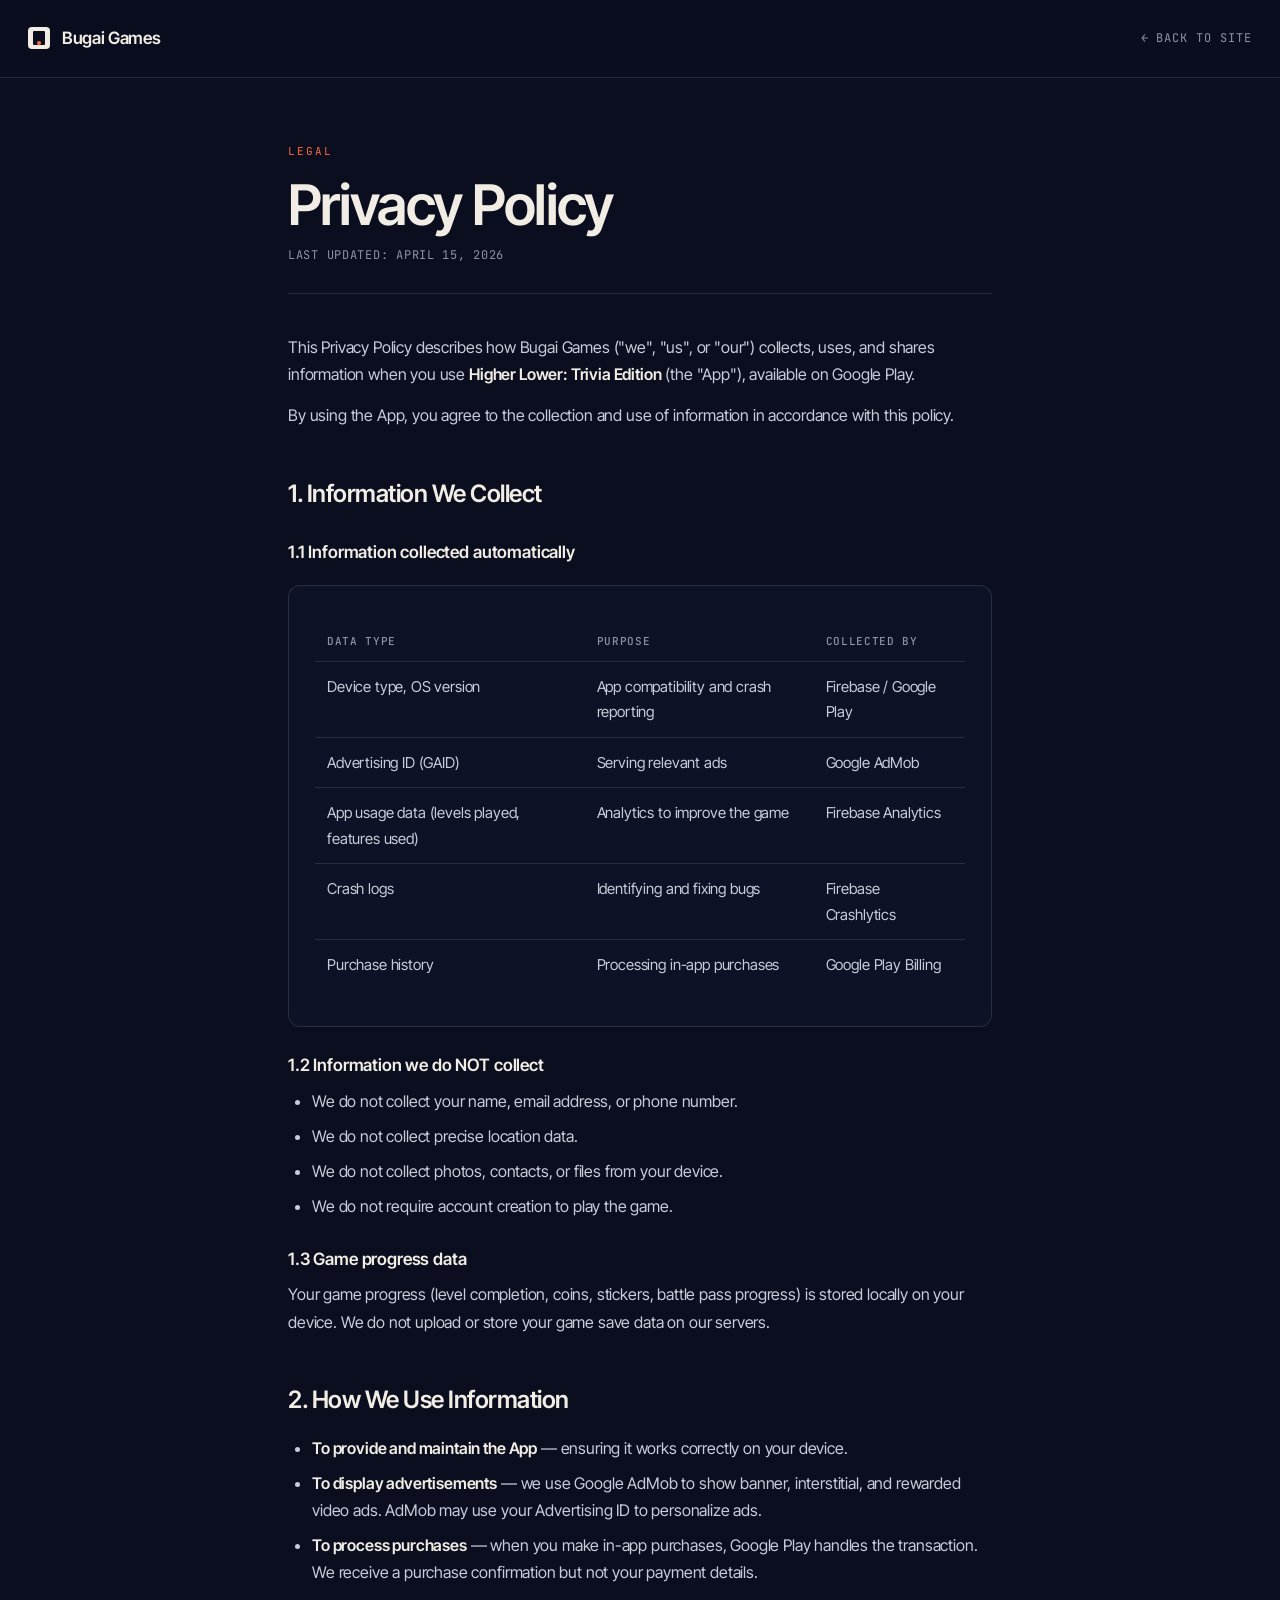
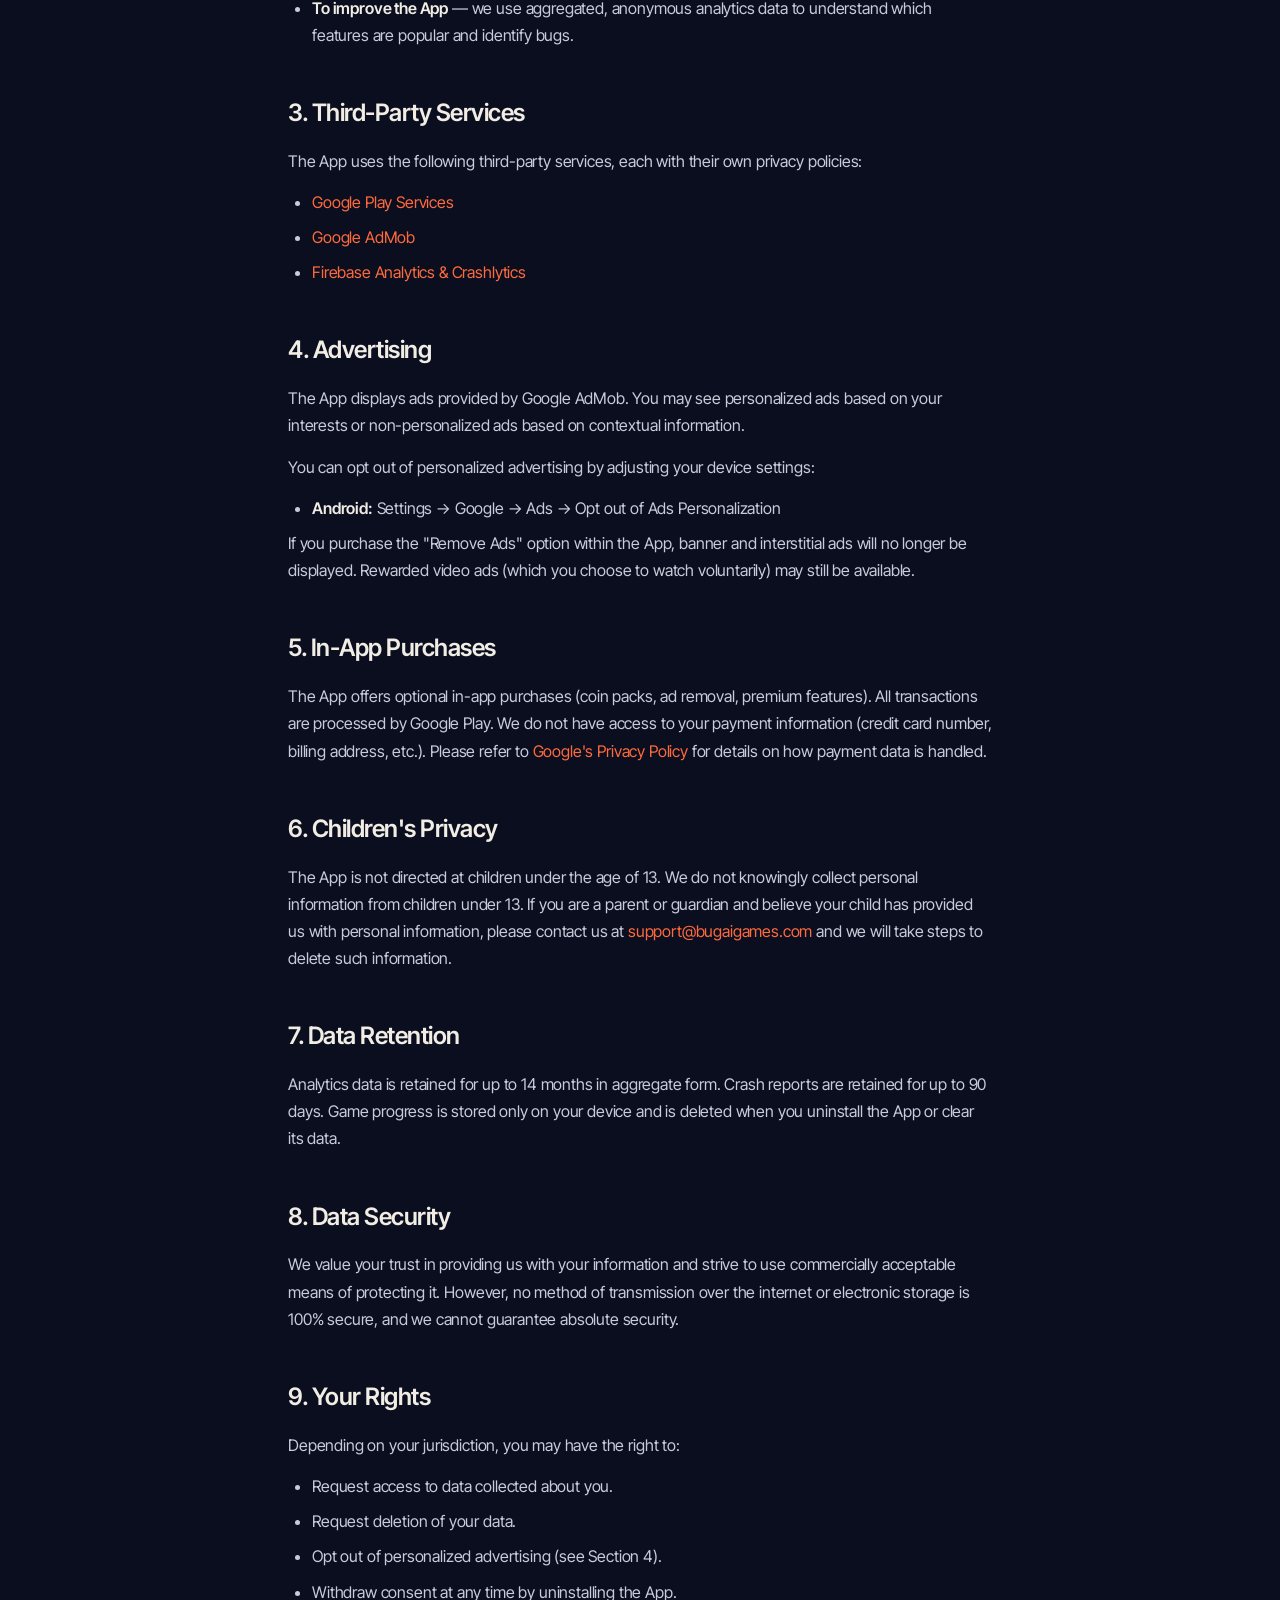
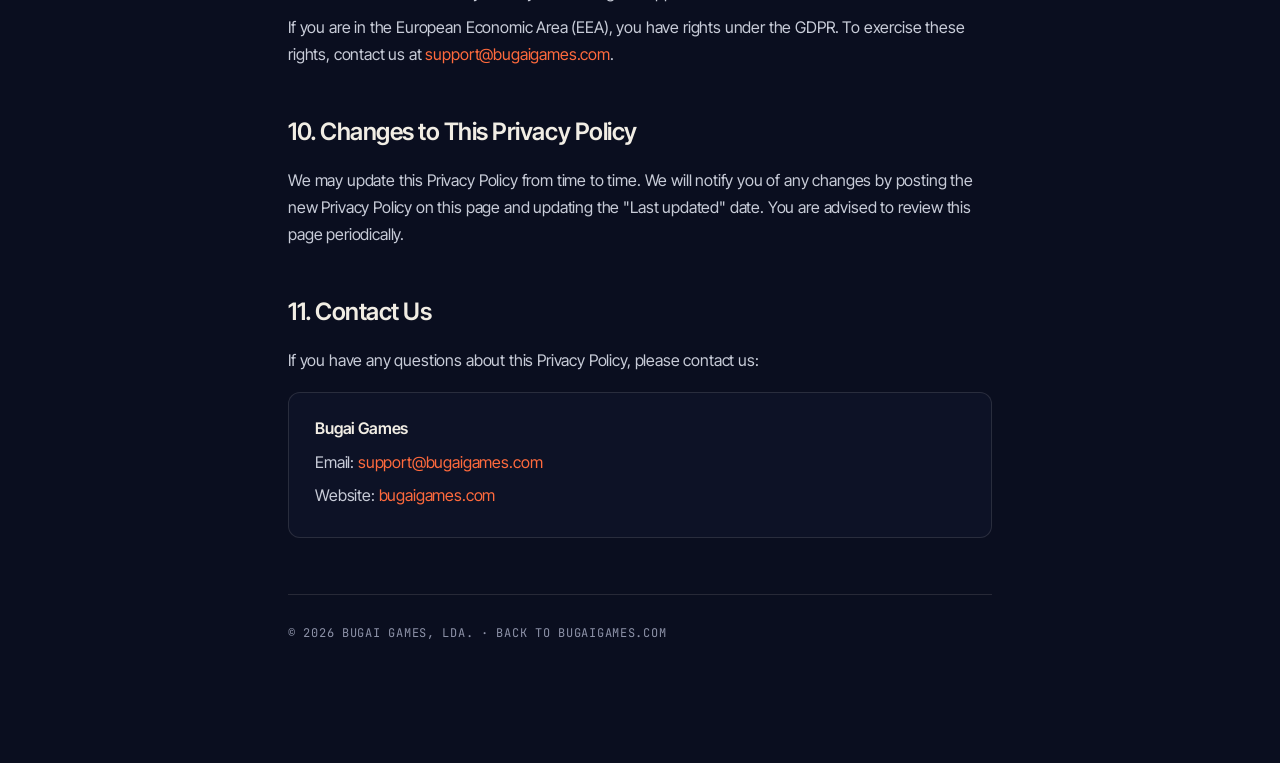
<file: privacy.html>
<!doctype html>
<html lang="en">
<head>
<meta charset="utf-8" />
<meta name="viewport" content="width=device-width, initial-scale=1" />
<title>Privacy Policy — Higher Lower: Trivia Edition — Bugai Games</title>
<link rel="preconnect" href="https://fonts.googleapis.com" />
<link rel="preconnect" href="https://fonts.gstatic.com" crossorigin />
<link href="https://fonts.googleapis.com/css2?family=Inter+Tight:wght@400;500;600;700&family=JetBrains+Mono:wght@400;500&display=swap" rel="stylesheet" />
<link rel="stylesheet" href="legal.css" />
</head>
<body>

<header class="legal-nav">
  <a href="index.html" class="brand"><span class="brand-mark"></span><span>Bugai Games</span></a>
  <a href="index.html" class="back">← Back to site</a>
</header>

<main class="container">

<p class="eyebrow">Legal</p>
<h1>Privacy Policy</h1>
<p class="last-updated">Last updated: April 15, 2026</p>

<p>This Privacy Policy describes how Bugai Games ("we", "us", or "our") collects, uses, and shares information when you use <strong>Higher Lower: Trivia Edition</strong> (the "App"), available on Google Play.</p>

<p>By using the App, you agree to the collection and use of information in accordance with this policy.</p>

<h2>1. Information We Collect</h2>

<h3>1.1 Information collected automatically</h3>
<div class="card">
<table>
  <thead><tr><th>Data Type</th><th>Purpose</th><th>Collected By</th></tr></thead>
  <tbody>
    <tr><td>Device type, OS version</td><td>App compatibility and crash reporting</td><td>Firebase / Google Play</td></tr>
    <tr><td>Advertising ID (GAID)</td><td>Serving relevant ads</td><td>Google AdMob</td></tr>
    <tr><td>App usage data (levels played, features used)</td><td>Analytics to improve the game</td><td>Firebase Analytics</td></tr>
    <tr><td>Crash logs</td><td>Identifying and fixing bugs</td><td>Firebase Crashlytics</td></tr>
    <tr><td>Purchase history</td><td>Processing in-app purchases</td><td>Google Play Billing</td></tr>
  </tbody>
</table>
</div>

<h3>1.2 Information we do NOT collect</h3>
<ul>
  <li>We do not collect your name, email address, or phone number.</li>
  <li>We do not collect precise location data.</li>
  <li>We do not collect photos, contacts, or files from your device.</li>
  <li>We do not require account creation to play the game.</li>
</ul>

<h3>1.3 Game progress data</h3>
<p>Your game progress (level completion, coins, stickers, battle pass progress) is stored locally on your device. We do not upload or store your game save data on our servers.</p>

<h2>2. How We Use Information</h2>
<ul>
  <li><strong>To provide and maintain the App</strong> — ensuring it works correctly on your device.</li>
  <li><strong>To display advertisements</strong> — we use Google AdMob to show banner, interstitial, and rewarded video ads. AdMob may use your Advertising ID to personalize ads.</li>
  <li><strong>To process purchases</strong> — when you make in-app purchases, Google Play handles the transaction. We receive a purchase confirmation but not your payment details.</li>
  <li><strong>To improve the App</strong> — we use aggregated, anonymous analytics data to understand which features are popular and identify bugs.</li>
</ul>

<h2>3. Third-Party Services</h2>
<p>The App uses the following third-party services, each with their own privacy policies:</p>
<ul>
  <li><a href="https://policies.google.com/privacy" target="_blank" rel="noopener">Google Play Services</a></li>
  <li><a href="https://support.google.com/admob/answer/6128543" target="_blank" rel="noopener">Google AdMob</a></li>
  <li><a href="https://firebase.google.com/support/privacy" target="_blank" rel="noopener">Firebase Analytics & Crashlytics</a></li>
</ul>

<h2>4. Advertising</h2>
<p>The App displays ads provided by Google AdMob. You may see personalized ads based on your interests or non-personalized ads based on contextual information.</p>
<p>You can opt out of personalized advertising by adjusting your device settings:</p>
<ul>
  <li><strong>Android:</strong> Settings &rarr; Google &rarr; Ads &rarr; Opt out of Ads Personalization</li>
</ul>
<p>If you purchase the "Remove Ads" option within the App, banner and interstitial ads will no longer be displayed. Rewarded video ads (which you choose to watch voluntarily) may still be available.</p>

<h2>5. In-App Purchases</h2>
<p>The App offers optional in-app purchases (coin packs, ad removal, premium features). All transactions are processed by Google Play. We do not have access to your payment information (credit card number, billing address, etc.). Please refer to <a href="https://policies.google.com/privacy" target="_blank" rel="noopener">Google's Privacy Policy</a> for details on how payment data is handled.</p>

<h2>6. Children's Privacy</h2>
<p>The App is not directed at children under the age of 13. We do not knowingly collect personal information from children under 13. If you are a parent or guardian and believe your child has provided us with personal information, please contact us at <a href="mailto:support@bugaigames.com">support@bugaigames.com</a> and we will take steps to delete such information.</p>

<h2>7. Data Retention</h2>
<p>Analytics data is retained for up to 14 months in aggregate form. Crash reports are retained for up to 90 days. Game progress is stored only on your device and is deleted when you uninstall the App or clear its data.</p>

<h2>8. Data Security</h2>
<p>We value your trust in providing us with your information and strive to use commercially acceptable means of protecting it. However, no method of transmission over the internet or electronic storage is 100% secure, and we cannot guarantee absolute security.</p>

<h2>9. Your Rights</h2>
<p>Depending on your jurisdiction, you may have the right to:</p>
<ul>
  <li>Request access to data collected about you.</li>
  <li>Request deletion of your data.</li>
  <li>Opt out of personalized advertising (see Section 4).</li>
  <li>Withdraw consent at any time by uninstalling the App.</li>
</ul>
<p>If you are in the European Economic Area (EEA), you have rights under the GDPR. To exercise these rights, contact us at <a href="mailto:support@bugaigames.com">support@bugaigames.com</a>.</p>

<h2>10. Changes to This Privacy Policy</h2>
<p>We may update this Privacy Policy from time to time. We will notify you of any changes by posting the new Privacy Policy on this page and updating the "Last updated" date. You are advised to review this page periodically.</p>

<h2>11. Contact Us</h2>
<p>If you have any questions about this Privacy Policy, please contact us:</p>
<div class="card">
  <p><strong>Bugai Games</strong></p>
  <p>Email: <a href="mailto:support@bugaigames.com">support@bugaigames.com</a></p>
  <p>Website: <a href="index.html">bugaigames.com</a></p>
</div>

<div class="legal-foot">© 2026 Bugai Games, Lda. · <a href="index.html">Back to bugaigames.com</a></div>

</main>
</body>
</html>
</file>
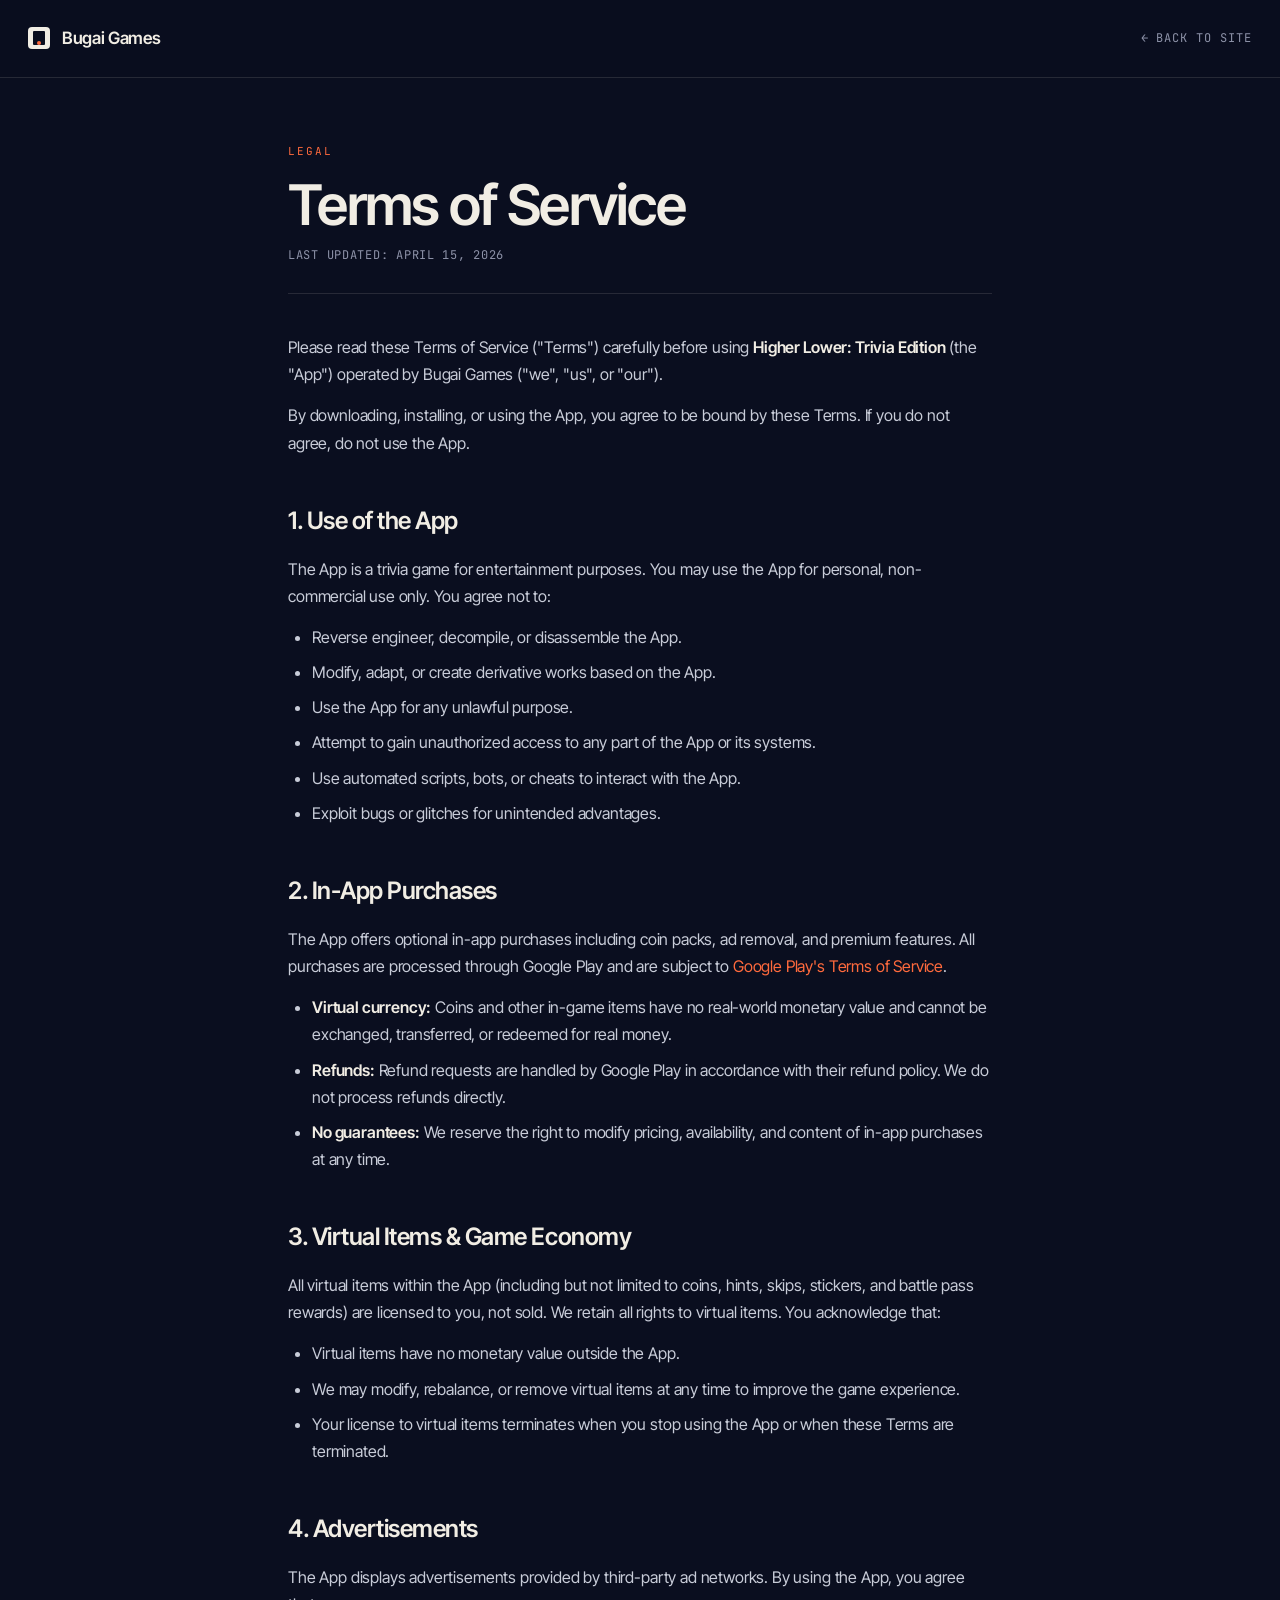
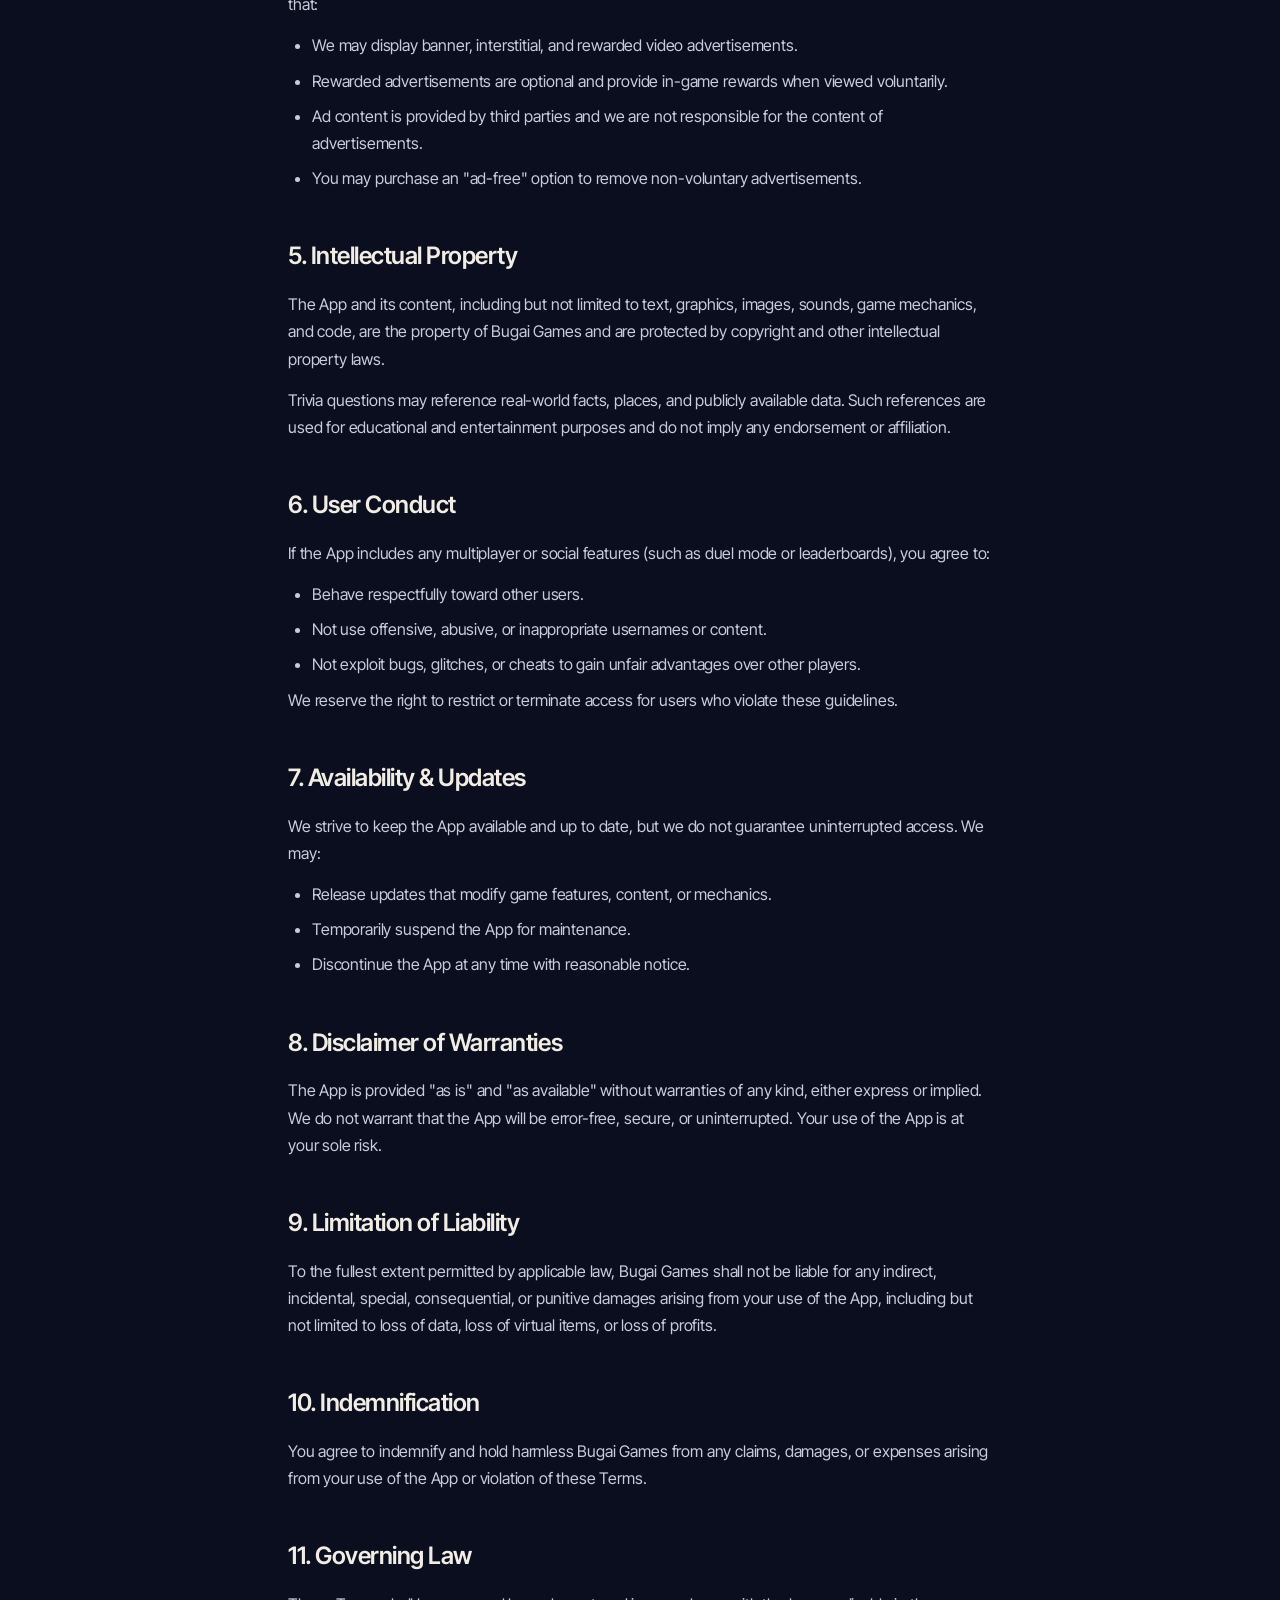
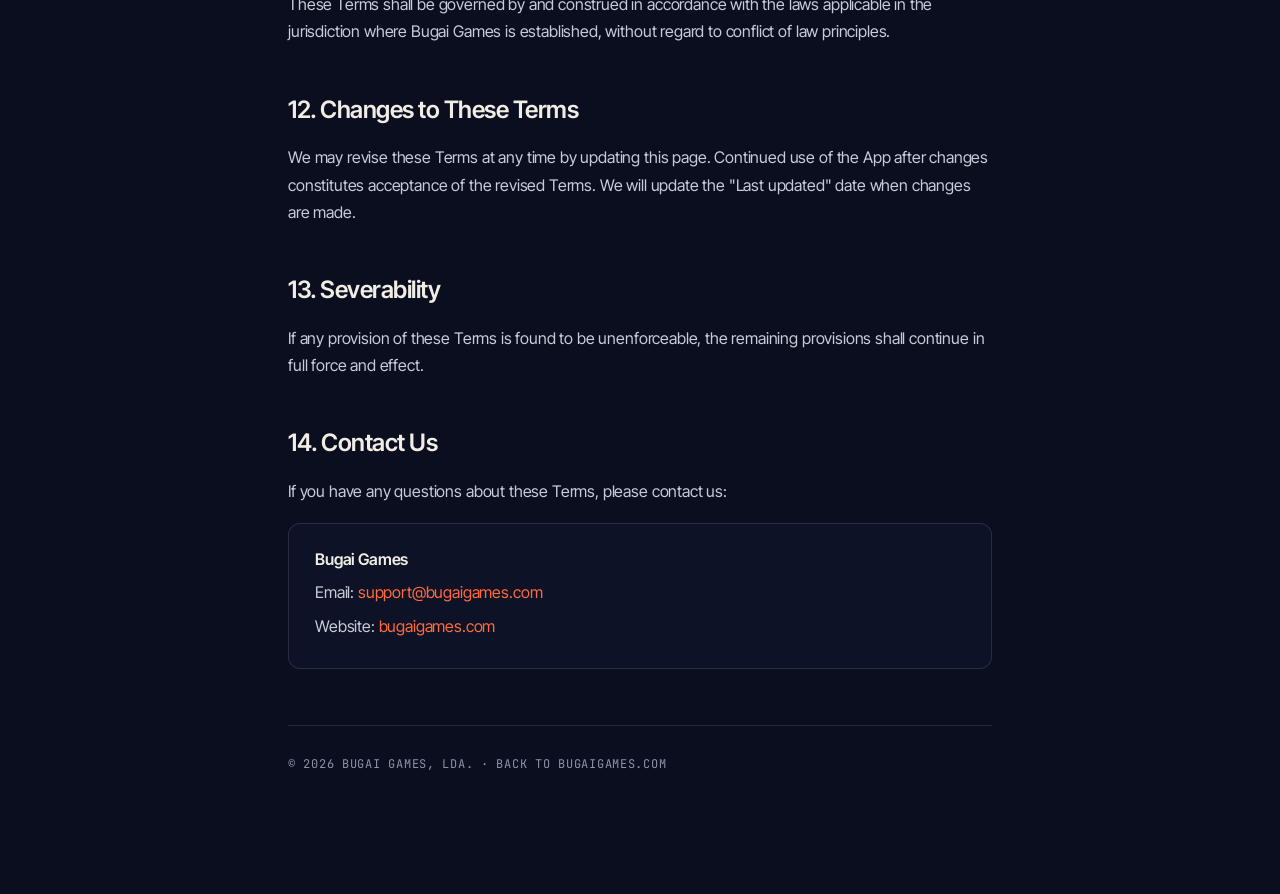
<file: terms.html>
<!doctype html>
<html lang="en">
<head>
<meta charset="utf-8" />
<meta name="viewport" content="width=device-width, initial-scale=1" />
<title>Terms of Service — Higher Lower: Trivia Edition — Bugai Games</title>
<link rel="preconnect" href="https://fonts.googleapis.com" />
<link rel="preconnect" href="https://fonts.gstatic.com" crossorigin />
<link href="https://fonts.googleapis.com/css2?family=Inter+Tight:wght@400;500;600;700&family=JetBrains+Mono:wght@400;500&display=swap" rel="stylesheet" />
<link rel="stylesheet" href="legal.css" />
</head>
<body>

<header class="legal-nav">
  <a href="index.html" class="brand"><span class="brand-mark"></span><span>Bugai Games</span></a>
  <a href="index.html" class="back">← Back to site</a>
</header>

<main class="container">

<p class="eyebrow">Legal</p>
<h1>Terms of Service</h1>
<p class="last-updated">Last updated: April 15, 2026</p>

<p>Please read these Terms of Service ("Terms") carefully before using <strong>Higher Lower: Trivia Edition</strong> (the "App") operated by Bugai Games ("we", "us", or "our").</p>

<p>By downloading, installing, or using the App, you agree to be bound by these Terms. If you do not agree, do not use the App.</p>

<h2>1. Use of the App</h2>
<p>The App is a trivia game for entertainment purposes. You may use the App for personal, non-commercial use only. You agree not to:</p>
<ul>
  <li>Reverse engineer, decompile, or disassemble the App.</li>
  <li>Modify, adapt, or create derivative works based on the App.</li>
  <li>Use the App for any unlawful purpose.</li>
  <li>Attempt to gain unauthorized access to any part of the App or its systems.</li>
  <li>Use automated scripts, bots, or cheats to interact with the App.</li>
  <li>Exploit bugs or glitches for unintended advantages.</li>
</ul>

<h2>2. In-App Purchases</h2>
<p>The App offers optional in-app purchases including coin packs, ad removal, and premium features. All purchases are processed through Google Play and are subject to <a href="https://play.google.com/intl/en_us/about/play-terms/" target="_blank" rel="noopener">Google Play's Terms of Service</a>.</p>
<ul>
  <li><strong>Virtual currency:</strong> Coins and other in-game items have no real-world monetary value and cannot be exchanged, transferred, or redeemed for real money.</li>
  <li><strong>Refunds:</strong> Refund requests are handled by Google Play in accordance with their refund policy. We do not process refunds directly.</li>
  <li><strong>No guarantees:</strong> We reserve the right to modify pricing, availability, and content of in-app purchases at any time.</li>
</ul>

<h2>3. Virtual Items & Game Economy</h2>
<p>All virtual items within the App (including but not limited to coins, hints, skips, stickers, and battle pass rewards) are licensed to you, not sold. We retain all rights to virtual items. You acknowledge that:</p>
<ul>
  <li>Virtual items have no monetary value outside the App.</li>
  <li>We may modify, rebalance, or remove virtual items at any time to improve the game experience.</li>
  <li>Your license to virtual items terminates when you stop using the App or when these Terms are terminated.</li>
</ul>

<h2>4. Advertisements</h2>
<p>The App displays advertisements provided by third-party ad networks. By using the App, you agree that:</p>
<ul>
  <li>We may display banner, interstitial, and rewarded video advertisements.</li>
  <li>Rewarded advertisements are optional and provide in-game rewards when viewed voluntarily.</li>
  <li>Ad content is provided by third parties and we are not responsible for the content of advertisements.</li>
  <li>You may purchase an "ad-free" option to remove non-voluntary advertisements.</li>
</ul>

<h2>5. Intellectual Property</h2>
<p>The App and its content, including but not limited to text, graphics, images, sounds, game mechanics, and code, are the property of Bugai Games and are protected by copyright and other intellectual property laws.</p>
<p>Trivia questions may reference real-world facts, places, and publicly available data. Such references are used for educational and entertainment purposes and do not imply any endorsement or affiliation.</p>

<h2>6. User Conduct</h2>
<p>If the App includes any multiplayer or social features (such as duel mode or leaderboards), you agree to:</p>
<ul>
  <li>Behave respectfully toward other users.</li>
  <li>Not use offensive, abusive, or inappropriate usernames or content.</li>
  <li>Not exploit bugs, glitches, or cheats to gain unfair advantages over other players.</li>
</ul>
<p>We reserve the right to restrict or terminate access for users who violate these guidelines.</p>

<h2>7. Availability & Updates</h2>
<p>We strive to keep the App available and up to date, but we do not guarantee uninterrupted access. We may:</p>
<ul>
  <li>Release updates that modify game features, content, or mechanics.</li>
  <li>Temporarily suspend the App for maintenance.</li>
  <li>Discontinue the App at any time with reasonable notice.</li>
</ul>

<h2>8. Disclaimer of Warranties</h2>
<p>The App is provided "as is" and "as available" without warranties of any kind, either express or implied. We do not warrant that the App will be error-free, secure, or uninterrupted. Your use of the App is at your sole risk.</p>

<h2>9. Limitation of Liability</h2>
<p>To the fullest extent permitted by applicable law, Bugai Games shall not be liable for any indirect, incidental, special, consequential, or punitive damages arising from your use of the App, including but not limited to loss of data, loss of virtual items, or loss of profits.</p>

<h2>10. Indemnification</h2>
<p>You agree to indemnify and hold harmless Bugai Games from any claims, damages, or expenses arising from your use of the App or violation of these Terms.</p>

<h2>11. Governing Law</h2>
<p>These Terms shall be governed by and construed in accordance with the laws applicable in the jurisdiction where Bugai Games is established, without regard to conflict of law principles.</p>

<h2>12. Changes to These Terms</h2>
<p>We may revise these Terms at any time by updating this page. Continued use of the App after changes constitutes acceptance of the revised Terms. We will update the "Last updated" date when changes are made.</p>

<h2>13. Severability</h2>
<p>If any provision of these Terms is found to be unenforceable, the remaining provisions shall continue in full force and effect.</p>

<h2>14. Contact Us</h2>
<p>If you have any questions about these Terms, please contact us:</p>
<div class="card">
  <p><strong>Bugai Games</strong></p>
  <p>Email: <a href="mailto:support@bugaigames.com">support@bugaigames.com</a></p>
  <p>Website: <a href="index.html">bugaigames.com</a></p>
</div>

<div class="legal-foot">© 2026 Bugai Games, Lda. · <a href="index.html">Back to bugaigames.com</a></div>

</main>
</body>
</html>
</file>
<file: legal.css>
/* ============================================================================
   Bugai Games — styling for the legal pages (privacy.html, terms.html,
   faino-privacy.html, faino-terms.html)
   Matches the main site's dark theme. You rarely need to touch this.
   ========================================================================== */

:root {
  --bg:     #0a0e1f;
  --bg-2:   #0d1226;
  --fg:     #f1ede4;
  --text:   #c8ccd8;   /* body copy — a touch brighter than --dim for easy reading */
  --dim:    #8d92a8;
  --line:   rgba(241,237,228,0.12);
  --accent: #ff6a3d;
}

* { margin: 0; padding: 0; box-sizing: border-box; }

body {
  font-family: 'Inter Tight', system-ui, -apple-system, sans-serif;
  background: var(--bg);
  color: var(--text);
  line-height: 1.7;
  letter-spacing: -0.01em;
  -webkit-font-smoothing: antialiased;
}

::selection { background: var(--accent); color: var(--bg); }

/* ── Top bar ───────────────────────────────────────────── */
.legal-nav {
  display: flex; justify-content: space-between; align-items: center;
  padding: 24px 28px;
  border-bottom: 1px solid var(--line);
  position: sticky; top: 0;
  background: rgba(10,14,31,0.72);
  backdrop-filter: blur(14px);
  z-index: 10;
}
.legal-nav .brand { display: flex; align-items: center; gap: 12px; font-weight: 600; font-size: 17px; letter-spacing: -0.02em; color: var(--fg); text-decoration: none; }
.brand-mark { width: 22px; height: 22px; background: var(--fg); border-radius: 4px; position: relative; }
.brand-mark::before { content: ""; position: absolute; inset: 4px 5px; background: var(--bg); border-radius: 1px; }
.brand-mark::after { content: ""; position: absolute; left: 50%; bottom: 4px; width: 4px; height: 4px; background: var(--accent); border-radius: 50%; transform: translateX(-50%); }
.legal-nav .back { font-family: 'JetBrains Mono', monospace; font-size: 12px; text-transform: uppercase; letter-spacing: 0.08em; color: var(--dim); text-decoration: none; transition: color .2s; }
.legal-nav .back:hover { color: var(--fg); }

/* ── Reading column ────────────────────────────────────── */
.container { max-width: 760px; margin: 0 auto; padding: 64px 28px 120px; }

.eyebrow {
  font-family: 'JetBrains Mono', monospace; font-size: 11px;
  text-transform: uppercase; letter-spacing: 0.18em; color: var(--accent);
  margin-bottom: 16px;
}

h1 {
  font-family: 'Inter Tight', sans-serif;
  font-size: clamp(36px, 6vw, 56px);
  font-weight: 600; line-height: 1.0; letter-spacing: -0.03em;
  color: var(--fg); margin-bottom: 12px;
}

.last-updated {
  font-family: 'JetBrains Mono', monospace; font-size: 12px;
  color: var(--dim); text-transform: uppercase; letter-spacing: 0.06em;
  margin-bottom: 40px; padding-bottom: 28px; border-bottom: 1px solid var(--line);
}

h2 {
  font-family: 'Inter Tight', sans-serif;
  font-size: 24px; font-weight: 600; letter-spacing: -0.02em;
  margin: 44px 0 14px; color: var(--fg);
}
h3 { font-size: 17px; font-weight: 600; margin: 24px 0 8px; color: var(--fg); }

p, li { font-size: 16px; color: var(--text); margin-bottom: 14px; }
strong { color: var(--fg); font-weight: 600; }
ul { padding-left: 24px; }
li { margin-bottom: 8px; }

a { color: var(--accent); text-decoration: none; }
a:hover { text-decoration: underline; }

.card {
  background: var(--bg-2);
  border: 1px solid var(--line);
  border-radius: 12px;
  padding: 22px 26px;
  margin: 18px 0;
}
.card p { margin-bottom: 6px; }

table { width: 100%; border-collapse: collapse; margin: 14px 0; }
th {
  text-align: left; font-family: 'JetBrains Mono', monospace;
  font-size: 11px; font-weight: 500; color: var(--dim);
  text-transform: uppercase; letter-spacing: 0.06em;
  padding: 10px 12px; border-bottom: 1px solid var(--line);
}
td { padding: 12px; font-size: 15px; color: var(--text); border-bottom: 1px solid var(--line); vertical-align: top; }
tr:last-child td { border-bottom: none; }

/* A table with class="stack" becomes one column on phones; each cell shows its column name (data-label) above it */
@media (max-width: 560px) {
  table.stack thead { display: none; }
  table.stack, table.stack tbody, table.stack tr, table.stack td { display: block; width: 100%; }
  table.stack tr { padding: 10px 0; border-bottom: 1px solid var(--line); }
  table.stack tr:last-child { border-bottom: none; }
  table.stack td { padding: 4px 0; border-bottom: none; }
  table.stack td::before {
    content: attr(data-label); display: block; margin-bottom: 2px;
    font-family: 'JetBrains Mono', monospace; font-size: 11px; color: var(--dim);
    text-transform: uppercase; letter-spacing: 0.06em;
  }
}

/* ── Footer ────────────────────────────────────────────── */
.legal-foot {
  margin-top: 56px; padding-top: 28px; border-top: 1px solid var(--line);
  font-family: 'JetBrains Mono', monospace; font-size: 12px;
  color: var(--dim); text-transform: uppercase; letter-spacing: 0.06em;
}
.legal-foot a { color: var(--dim); }
.legal-foot a:hover { color: var(--fg); }
</file>
